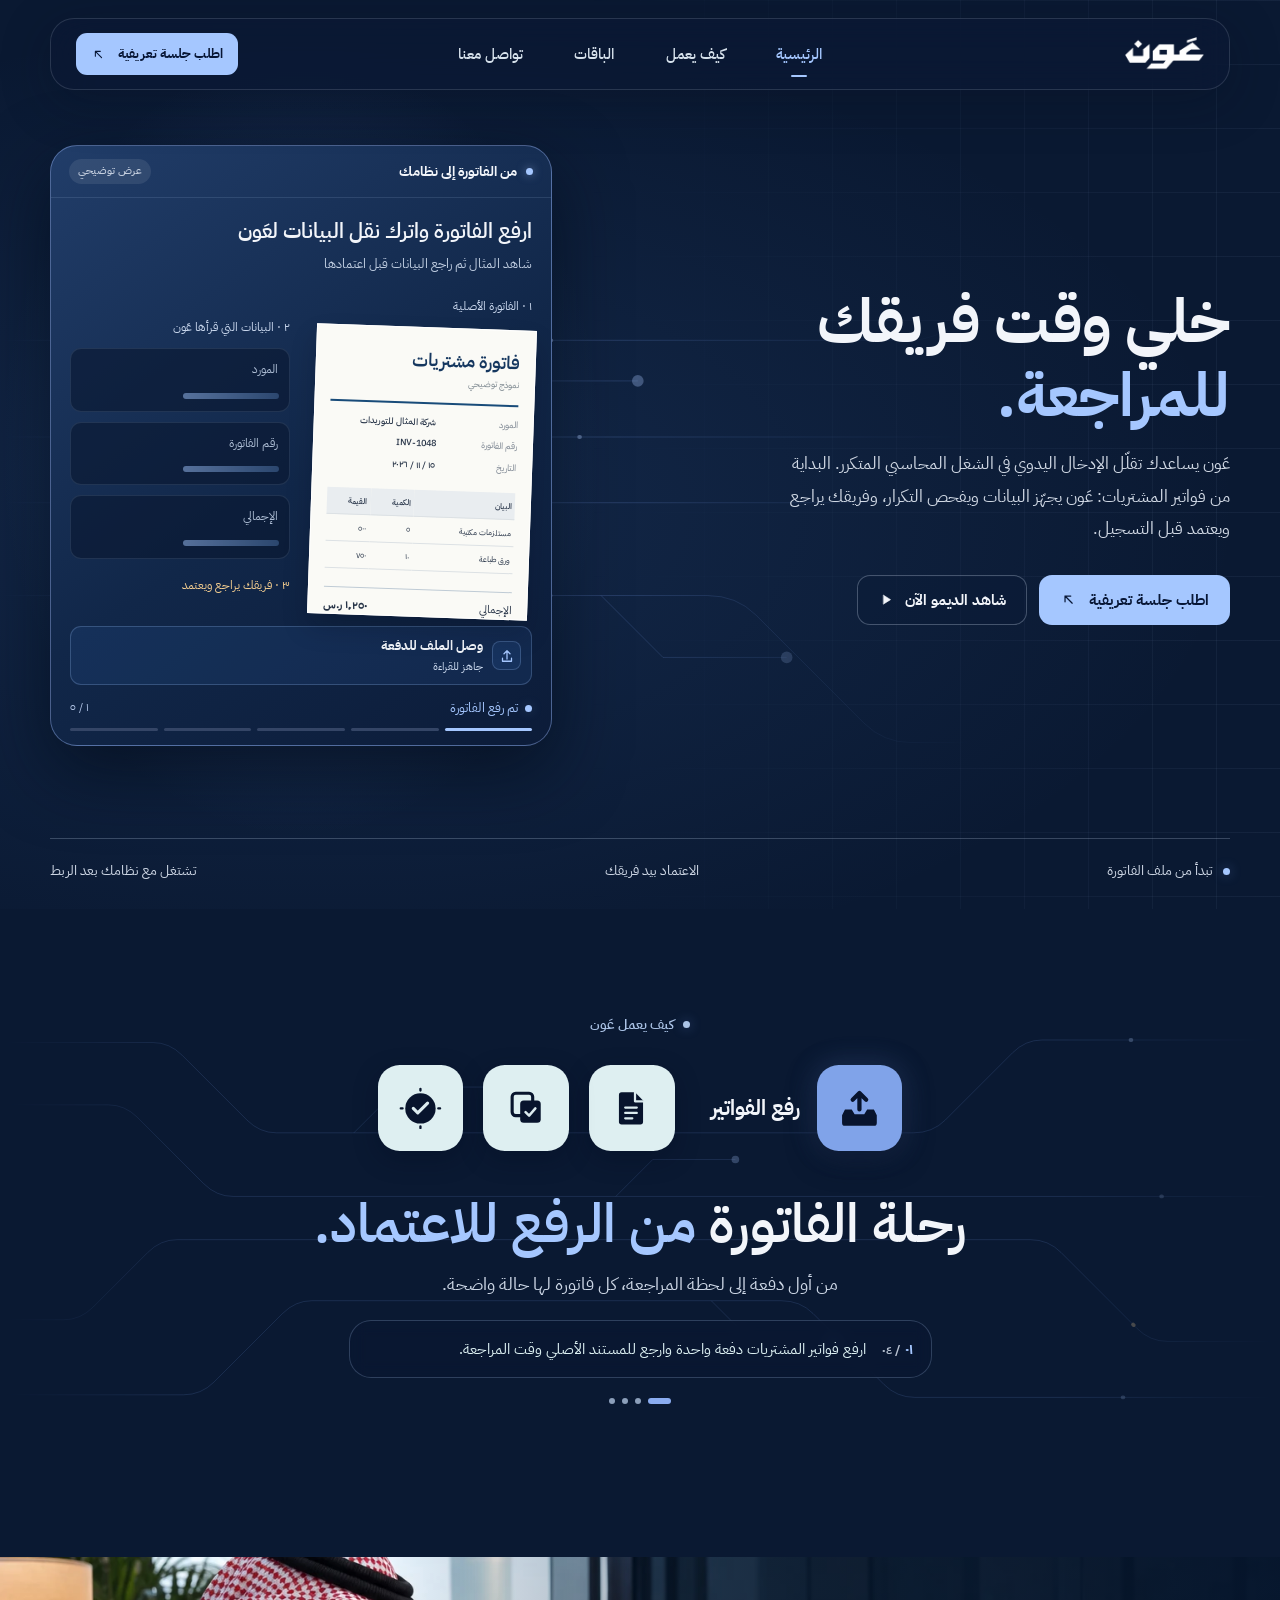
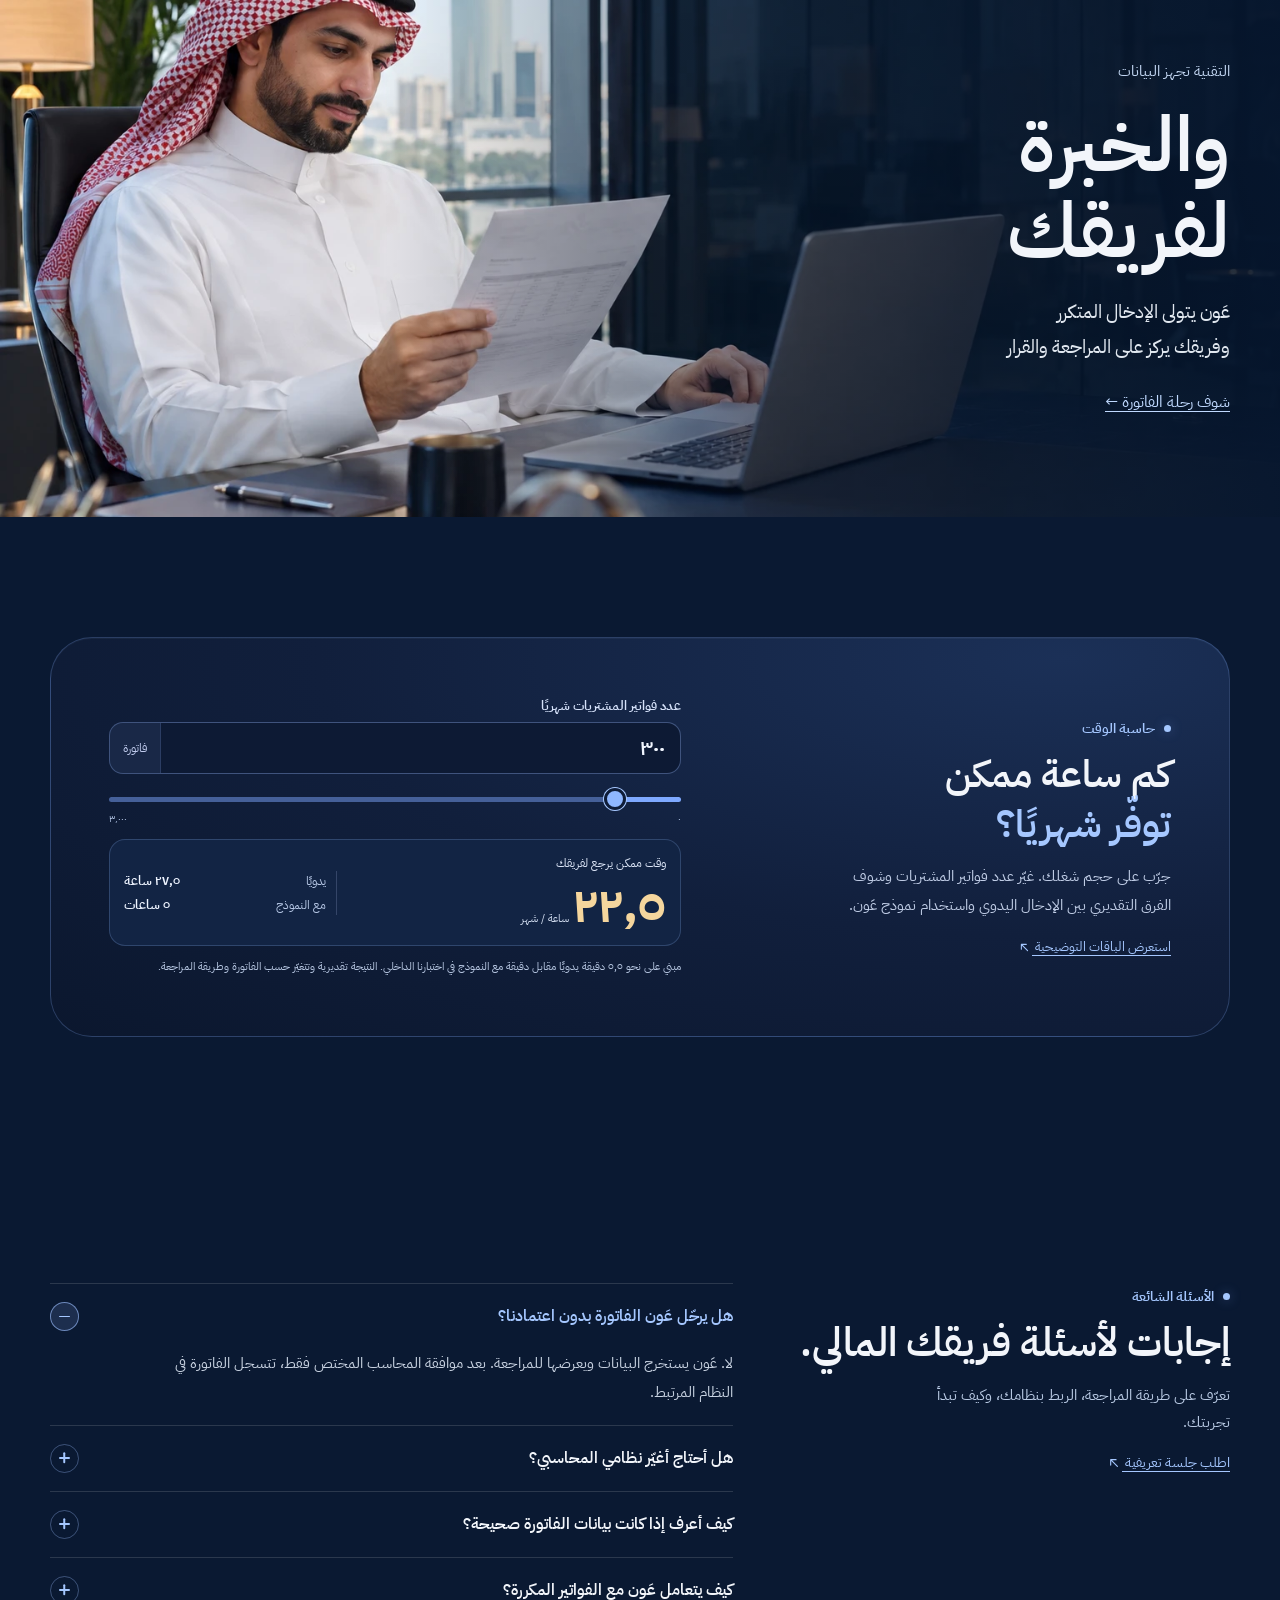
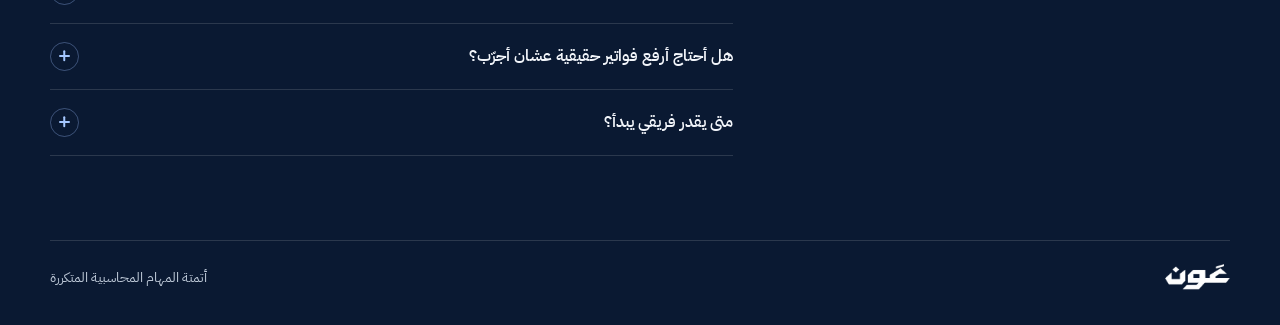
<file: index.html>
<!doctype html>
<html lang="ar" dir="rtl">
<head>
<meta charset="utf-8"><meta name="viewport" content="width=device-width, initial-scale=1">
<title>أتمتة المهام المحاسبية للشركات | عَون</title>
<meta name="description" content="عَون يساعد فرق الحسابات في السعودية على أتمتة المهام المحاسبية المتكررة، بدءًا بفواتير المشتريات.">
<meta name="theme-color" content="#101d39">
<script>
(() => {
  if(location.hash || matchMedia("(prefers-reduced-motion: reduce)").matches)return;
  const nav=performance.getEntriesByType("navigation")[0];
  if(nav?.type==="back_forward")return;
  if(nav?.type!=="reload"&&document.referrer){
    try{if(new URL(document.referrer).origin===location.origin)return;}catch{}
  }
  document.documentElement.classList.add("site-intro-active");
})();
</script>
<link rel="stylesheet" href="fonts.css"><link rel="stylesheet" href="style.css"><script src="app.js" defer></script>
</head>
<body data-page="index" id="top">
<div id="site-loader" class="site-loader" aria-hidden="true">
<div class="site-loader-fill"></div>
<div class="site-loader-stage">
<div class="site-loader-wordmark"><span></span><span></span></div>
</div>
</div>
<a class="skip" href="#main">انتقل إلى المحتوى</a>
<header class="top"><div class="wrap nav">
<a class="logo" href="index.html" aria-label="عَون، الرئيسية"><img src="wordmark.png" alt="عَون" width="87" height="37"></a>
<button class="menu icon-btn" aria-expanded="false" aria-controls="navlinks" type="button" aria-label="فتح القائمة"><svg class="ui-arrow" viewBox="0 0 24 24" aria-hidden="true"><path d="M4 7h16M4 12h16M4 17h16"/></svg></button>
<nav id="navlinks" aria-label="التنقل الرئيسي"><a href="index.html" aria-current="page">الرئيسية</a><a href="how.html">كيف يعمل</a><a href="pricing.html">الباقات</a><a href="contact.html">تواصل معنا</a></nav>
<a class="btn dark small nav-cta" href="contact.html#session">اطلب جلسة تعريفية <svg class="ui-arrow" viewBox="0 0 24 24" aria-hidden="true"><path d="M17 17 7 7m0 8V7h8"/></svg></a>
</div><div class="progress" aria-hidden="true"></div></header>
<main id="main">

<section class="hero home-hero" aria-labelledby="hero-title">
<div class="hero-atmosphere" aria-hidden="true"><svg class="data-stream" viewBox="0 0 1200 470" preserveAspectRatio="xMidYMid slice" aria-hidden="true" focusable="false"><path class="data-trace" d="M-80 105H217Q230 105 240 115L291 166Q301 176 314 176H815Q830 176 840 166L893 113Q903 103 916 103H1290"/><path class="data-pulse pulse-1" pathLength="1000" d="M-80 105H217Q230 105 240 115L291 166Q301 176 314 176H815Q830 176 840 166L893 113Q903 103 916 103H1290"/><path class="data-trace" d="M-30 154H182Q195 154 205 164L257 216Q267 226 280 226H1090Q1104 226 1114 216L1173 157Q1183 147 1198 147H1270"/><path class="data-pulse pulse-2" pathLength="1000" d="M-30 154H182Q195 154 205 164L257 216Q267 226 280 226H1090Q1104 226 1114 216L1173 157Q1183 147 1198 147H1270"/><path class="data-trace" d="M-90 323H147Q160 323 170 313L213 270Q223 260 236 260H907Q921 260 931 270L991 330Q1001 340 1015 340H1290"/><path class="data-pulse pulse-3" pathLength="1000" d="M-90 323H147Q160 323 170 313L213 270Q223 260 236 260H907Q921 260 931 270L991 330Q1001 340 1015 340H1290"/><path class="data-trace" d="M-70 382H241Q255 382 265 372L319 318Q329 308 342 308H711Q726 308 736 318L792 374Q802 384 816 384H1280"/><path class="data-pulse pulse-4" pathLength="1000" d="M-70 382H241Q255 382 265 372L319 318Q329 308 342 308H711Q726 308 736 318L792 374Q802 384 816 384H1280"/><path class="data-branch" d="M375 176l36-36h85m160 168 32 32h64M581 226l29-29h65"/><g class="data-node"><circle cx="496" cy="140" r="3"/><circle cx="752" cy="340" r="3"/><circle cx="675" cy="197" r="3"/></g></svg></div><div class="hero-grid" aria-hidden="true"></div>
<div class="wrap hero-layout">
<div class="hero-copy">

<h1 id="hero-title">خلي وقت فريقك<br><em>للمراجعة.</em></h1>
<p>عَون يساعدك تقلّل الإدخال اليدوي في الشغل المحاسبي المتكرر. البداية من فواتير المشتريات: عَون يجهّز البيانات ويفحص التكرار، وفريقك يراجع ويعتمد قبل التسجيل.</p>
<div class="actions"><a class="btn mint-btn" href="contact.html#session">اطلب جلسة تعريفية <svg class="ui-arrow" viewBox="0 0 24 24" aria-hidden="true"><path d="M17 17 7 7m0 8V7h8"/></svg></a><a class="btn ghost" href="#hero-demo" data-demo-start>شاهد الديمو الآن <svg class="ui-arrow demo-icon" viewBox="0 0 24 24" aria-hidden="true"><path d="m9 5 11 7-11 7z"/></svg></a></div>
</div>
<figure class="product-display" id="hero-demo" tabindex="-1" data-phase="upload" aria-label="عرض توضيحي لرحلة فاتورة من الرفع حتى التسجيل">
<div class="product-glow" aria-hidden="true"></div>
<div class="product-window">
  <div class="product-bar"><span><i></i> من الفاتورة إلى نظامك</span><span class="demo-chip">عرض توضيحي</span></div>
  <div class="product-content">
<div class="demo-heading"><strong>ارفع الفاتورة واترك نقل البيانات لعَون</strong><p>شاهد المثال ثم راجع البيانات قبل اعتمادها</p></div><div class="demo-comparison"><div class="demo-original"><small>١ · الفاتورة الأصلية</small><div class="invoice-paper"><div class="paper-brand"><b>فاتورة مشتريات</b><span>نموذج توضيحي</span></div><div class="paper-rule"></div><div class="paper-meta"><span>المورد</span><b>شركة المثال للتوريدات</b><span>رقم الفاتورة</span><b dir="ltr">INV-1048</b><span>التاريخ</span><b>١٥ / ١١ / ٢٠٢٦</b></div><table><thead><tr><th>البيان</th><th>الكمية</th><th>القيمة</th></tr></thead><tbody><tr><td>مستلزمات مكتبية</td><td>٥</td><td>٥٠٠</td></tr><tr><td>ورق طباعة</td><td>١٠</td><td>٧٥٠</td></tr></tbody></table><div class="paper-total"><span>الإجمالي</span><b>١٬٢٥٠ ر.س</b></div><small class="paper-foot">بيانات افتراضية للعرض فقط</small><i class="paper-scan"></i></div></div><div class="demo-extracted"><small>٢ · البيانات التي قرأها عَون</small><div class="product-details"><div><small>المورد</small><b class="demo-value">شركة المثال للتوريدات</b></div><div><small>رقم الفاتورة</small><b class="demo-value" dir="ltr">INV-1048</b></div><div><small>الإجمالي</small><b class="demo-value">١٬٢٥٠ ر.س</b></div></div><span class="human-note">٣ · فريقك يراجع ويعتمد</span></div></div>
    <div class="invoice-event">
      <span class="event-icon" aria-hidden="true"><svg viewBox="0 0 24 24" fill="none" stroke="currentColor" stroke-width="1.7" stroke-linecap="round" stroke-linejoin="round"><path id="invoice-event-mark" d="M12 16V5m-4 4 4-4 4 4M6 15v4h12v-4"/></svg></span>
      <span class="event-copy"><b id="invoice-event-title">وصل الملف للدفعة</b><small id="invoice-event-detail">جاهز للقراءة</small></span>
      <bdi class="event-code" id="invoice-event-code" dir="ltr">JE-0248</bdi>
    </div>
  </div>
  <div class="product-bottom"><div class="demo-status"><i></i><span id="demo-state">تم رفع الفاتورة</span></div><span class="invoice-stage-count" id="invoice-stage-count">١ / ٥</span></div>
  <div class="product-timeline" aria-hidden="true"><i class="done on"></i><i></i><i></i><i></i><i></i></div>
</div>
</figure>
</div>
<div class="wrap hero-bottom"><span><i></i> تبدأ من ملف الفاتورة</span><span class="hero-bottom-mid">الاعتماد بيد فريقك</span><span>تشتغل مع نظامك بعد الربط</span></div>
</section>
<section id="how" class="journey section" aria-labelledby="journey-title">
<div class="contours" aria-hidden="true"><svg class="data-stream" viewBox="0 0 1200 470" preserveAspectRatio="xMidYMid slice" aria-hidden="true" focusable="false"><path class="data-trace" d="M-80 105H217Q230 105 240 115L291 166Q301 176 314 176H815Q830 176 840 166L893 113Q903 103 916 103H1290"/><path class="data-pulse pulse-1" pathLength="1000" d="M-80 105H217Q230 105 240 115L291 166Q301 176 314 176H815Q830 176 840 166L893 113Q903 103 916 103H1290"/><path class="data-trace" d="M-30 154H182Q195 154 205 164L257 216Q267 226 280 226H1090Q1104 226 1114 216L1173 157Q1183 147 1198 147H1270"/><path class="data-pulse pulse-2" pathLength="1000" d="M-30 154H182Q195 154 205 164L257 216Q267 226 280 226H1090Q1104 226 1114 216L1173 157Q1183 147 1198 147H1270"/><path class="data-trace" d="M-90 323H147Q160 323 170 313L213 270Q223 260 236 260H907Q921 260 931 270L991 330Q1001 340 1015 340H1290"/><path class="data-pulse pulse-3" pathLength="1000" d="M-90 323H147Q160 323 170 313L213 270Q223 260 236 260H907Q921 260 931 270L991 330Q1001 340 1015 340H1290"/><path class="data-trace" d="M-70 382H241Q255 382 265 372L319 318Q329 308 342 308H711Q726 308 736 318L792 374Q802 384 816 384H1280"/><path class="data-pulse pulse-4" pathLength="1000" d="M-70 382H241Q255 382 265 372L319 318Q329 308 342 308H711Q726 308 736 318L792 374Q802 384 816 384H1280"/><path class="data-branch" d="M375 176l36-36h85m160 168 32 32h64M581 226l29-29h65"/><g class="data-node"><circle cx="496" cy="140" r="3"/><circle cx="752" cy="340" r="3"/><circle cx="675" cy="197" r="3"/></g></svg></div>
<div class="wrap journey-core">
<div class="eyebrow"><i></i> كيف يعمل عَون</div>
<div class="rail-holder">
<div class="flow-rail" id="flow-rail" role="group" aria-label="مراحل رحلة الفاتورة">
<button type="button" class="flow-button" data-stage="0" aria-pressed="true" aria-controls="flow-panel" aria-label="رفع الفواتير">
<span class="flow-icon"><svg viewBox="0 0 48 48" aria-hidden="true"><path d="M9 25h7l3 5h10l3-5h7l3 6v8c0 2-1 3-3 3H9c-2 0-3-1-3-3v-8z" fill="currentColor"/><path d="M24 25V8m-7 7 7-7 7 7" fill="none" stroke="currentColor" stroke-width="4.4" stroke-linecap="round" stroke-linejoin="round"/></svg></span><span class="flow-label"><span>رفع الفواتير</span></span></button>
<button type="button" class="flow-button" data-stage="1" aria-pressed="false" aria-controls="flow-panel" aria-label="استخراج البيانات">
<span class="flow-icon"><svg viewBox="0 0 48 48" aria-hidden="true"><path d="M13 6h15l9 9v24c0 2-1 3-3 3H13c-2 0-3-1-3-3V9c0-2 1-3 3-3z" fill="currentColor"/><path d="M28 6v10h9M17 23h13m-13 6h13m-13 6h8" fill="none" stroke="var(--icon-cut)" stroke-width="2.5" stroke-linecap="round" stroke-linejoin="round"/></svg></span><span class="flow-label"><span>استخراج البيانات</span></span></button>
<button type="button" class="flow-button" data-stage="2" aria-pressed="false" aria-controls="flow-panel" aria-label="فحص التكرار">
<span class="flow-icon"><svg viewBox="0 0 48 48" aria-hidden="true"><rect x="8" y="7" width="23" height="25" rx="4" fill="none" stroke="currentColor" stroke-width="3.5"/><rect x="17" y="15" width="23" height="25" rx="4" fill="currentColor"/><path d="m23 28 4 4 7-8" fill="none" stroke="var(--icon-cut)" stroke-width="2.8" stroke-linecap="round" stroke-linejoin="round"/></svg></span><span class="flow-label"><span>فحص التكرار</span></span></button>
<button type="button" class="flow-button" data-stage="3" aria-pressed="false" aria-controls="flow-panel" aria-label="المراجعة والاعتماد">
<span class="flow-icon"><svg viewBox="0 0 48 48" aria-hidden="true"><circle cx="24" cy="24" r="17" fill="currentColor"/><path d="m16 24 5 5 11-11" fill="none" stroke="var(--icon-cut)" stroke-width="3.5" stroke-linecap="round" stroke-linejoin="round"/><path d="M24 2v2m0 40v2M2 24h2m40 0h2" fill="none" stroke="currentColor" stroke-width="2.6" stroke-linecap="round"/></svg></span><span class="flow-label"><span>المراجعة والاعتماد</span></span></button>
</div>
</div>
<h2 id="journey-title">رحلة الفاتورة <em>من الرفع للاعتماد.</em></h2>
<p class="journey-lead">من أول دفعة إلى لحظة المراجعة، كل فاتورة لها حالة واضحة.</p>
<div class="flow-panel" id="flow-panel"><span id="flow-count">٠١ <small>/ ٠٤</small></span><p id="flow-text">ارفع فواتير المشتريات دفعة واحدة وارجع للمستند الأصلي وقت المراجعة.</p></div>
<div class="flow-controls"><div class="flow-dots" aria-hidden="true"><i class="on"></i><i></i><i></i><i></i></div></div>
</div>
</section>
<section id="results" class="photo-break" aria-labelledby="photo-title"><img src="finance-review.webp" alt="تصور لموظف سعودي يراجع فاتورة بجوار الكمبيوتر" loading="lazy" width="1536" height="1024"><div class="wrap photo-copy"><span>التقنية تجهز البيانات</span><h2 id="photo-title">والخبرة<br>لفريقك</h2><p>عَون يتولى الإدخال المتكرر<br>وفريقك يركز على المراجعة والقرار</p><a class="inline" href="how.html">شوف رحلة الفاتورة ←</a></div></section>
<section id="time-estimate" class="section wrap estimate-section" aria-labelledby="estimate-title">
<div class="estimator">
  <div class="estimate-copy">
    <p class="eyebrow"><i></i> حاسبة الوقت</p>
    <h2 id="estimate-title">كم ساعة ممكن <em>توفّر شهريًا؟</em></h2>
    <p>جرّب على حجم شغلك. غيّر عدد فواتير المشتريات وشوف الفرق التقديري بين الإدخال اليدوي واستخدام نموذج عَون.</p>
    <a class="inline" href="pricing.html">استعرض الباقات التوضيحية <svg class="ui-arrow" viewBox="0 0 24 24" aria-hidden="true"><path d="M17 17 7 7m0 8V7h8"/></svg></a>
  </div>
  <div class="estimate-ui" data-estimator>
    <label for="invoice-count">عدد فواتير المشتريات شهريًا</label>
    <div class="estimate-input"><input id="invoice-count" type="text" inputmode="numeric" value="٣٠٠" maxlength="10" autocomplete="off" aria-describedby="estimate-basis"><span>فاتورة</span></div>
    <input id="invoice-slider" type="range" min="0" max="3000" value="300" step="1" aria-label="غيّر عدد الفواتير شهريًا" aria-valuetext="٣٠٠ فاتورة">
    <div class="estimate-range" aria-hidden="true"><span>٠</span><span>٣٬٠٠٠</span></div>
    <div class="estimate-output">
      <div class="estimate-main">
        <p>وقت ممكن يرجع لفريقك</p>
        <output for="invoice-count invoice-slider" id="saved-time" aria-live="off"><strong id="estimate-saved">٢٢٫٥</strong> <span id="estimate-unit">ساعة / شهر</span></output>
      </div>
      <dl class="estimate-compare"><div><dt>يدويًا</dt><dd id="estimate-manual">٢٧٫٥ ساعة</dd></div><div><dt>مع النموذج</dt><dd id="estimate-aoun">٥ ساعات</dd></div></dl>
    </div>
    <p class="estimate-basis" id="estimate-basis">مبني على نحو ٥٫٥ دقيقة يدويًا مقابل دقيقة مع النموذج في اختبارنا الداخلي. النتيجة تقديرية وتتغيّر حسب الفاتورة وطريقة المراجعة.</p>
    <span class="sr-only" id="estimate-announcement" role="status"></span>
  </div>
</div>
</section>
<section class="wrap section next-split" aria-label="استكشف عَون">
<a class="next-card reveal" href="how.html"><span>٠١ / طريقة العمل</span><strong>شوف كل مرحلة بالتفصيل</strong><svg class="ui-arrow" viewBox="0 0 24 24" aria-hidden="true"><path d="M17 17 7 7m0 8V7h8"/></svg></a>
<a class="next-card reveal" href="pricing.html"><span>٠٢ / الباقات التوضيحية</span><strong>استعرض نماذج الباقات الثلاثة</strong><svg class="ui-arrow" viewBox="0 0 24 24" aria-hidden="true"><path d="M17 17 7 7m0 8V7h8"/></svg></a>
</section>
<section id="faq" class="wrap section faq faq-product" aria-labelledby="faq-title">
<div class="section-heading"><div class="eyebrow"><i></i> الأسئلة الشائعة</div><h2 id="faq-title">إجابات لأسئلة فريقك المالي.</h2><p>تعرّف على طريقة المراجعة، الربط بنظامك، وكيف تبدأ تجربتك.</p><a class="inline" href="contact.html#session">اطلب جلسة تعريفية <svg class="ui-arrow" viewBox="0 0 24 24" aria-hidden="true"><path d="M17 17 7 7m0 8V7h8"/></svg></a></div>
<div class="questions"><details open><summary>هل يرحّل عَون الفاتورة بدون اعتمادنا؟<span class="faq-symbol" aria-hidden="true"></span></summary><div class="faq-answer"><p>لا. عَون يستخرج البيانات ويعرضها للمراجعة. بعد موافقة المحاسب المختص فقط، تتسجل الفاتورة في النظام المرتبط.</p></div></details>
<details><summary>هل أحتاج أغيّر نظامي المحاسبي؟<span class="faq-symbol" aria-hidden="true"></span></summary><div class="faq-answer"><p>الربط المجرّب في النموذج الحالي هو مع دفترة. إذا تستخدم قيود أو أودو أو نظامًا آخر، نراجع إمكانية الربط وطريقة التسجيل معك قبل الاتفاق.</p></div></details>
<details><summary>كيف أعرف إذا كانت بيانات الفاتورة صحيحة؟<span class="faq-symbol" aria-hidden="true"></span></summary><div class="faq-answer"><p>النتيجة تعتمد على وضوح الفاتورة وتنسيقها. يراجع المحاسب البيانات المستخرجة جنب المستند الأصلي، وإذا كانت القراءة غير واضحة يقدر يطلب نسخة أوضح قبل الاعتماد.</p></div></details>
<details><summary>كيف يتعامل عَون مع الفواتير المكررة؟<span class="faq-symbol" aria-hidden="true"></span></summary><div class="faq-answer"><p>يفحص النموذج رقم الفاتورة مع الرقم الضريبي للمورد. إذا ظهر تطابق محتمل، ينبه المحاسب للمراجعة. تشابه رقم الفاتورة وحده بين موردين مختلفين لا يعني أنها مكررة.</p></div></details>
<details><summary>هل أحتاج أرفع فواتير حقيقية عشان أجرّب؟<span class="faq-symbol" aria-hidden="true"></span></summary><div class="faq-answer"><p>لا. العرض على الموقع يستخدم فاتورة افتراضية ولا يطلب منك رفع ملفات. قبل أي تجربة ببيانات شركتك، نناقش أين تُخزّن الملفات ومن يقدر يوصل لها.</p></div></details>
<details><summary>متى يقدر فريقي يبدأ؟<span class="faq-symbol" aria-hidden="true"></span></summary><div class="faq-answer"><p>بعد الجلسة التعريفية نراجع النظام المحاسبي ودورة الاعتماد، ونحدد معك خطوات الإعداد والمدة المناسبة حسب احتياج فريقك.</p></div></details></div>
</section>
</main>
<footer class="wrap footer"><a class="logo" href="index.html" aria-label="عَون، الرئيسية"><img src="wordmark.png" alt="عَون" width="87" height="37"></a><span>أتمتة المهام المحاسبية المتكررة</span></footer>

</body>
</html>
</file>
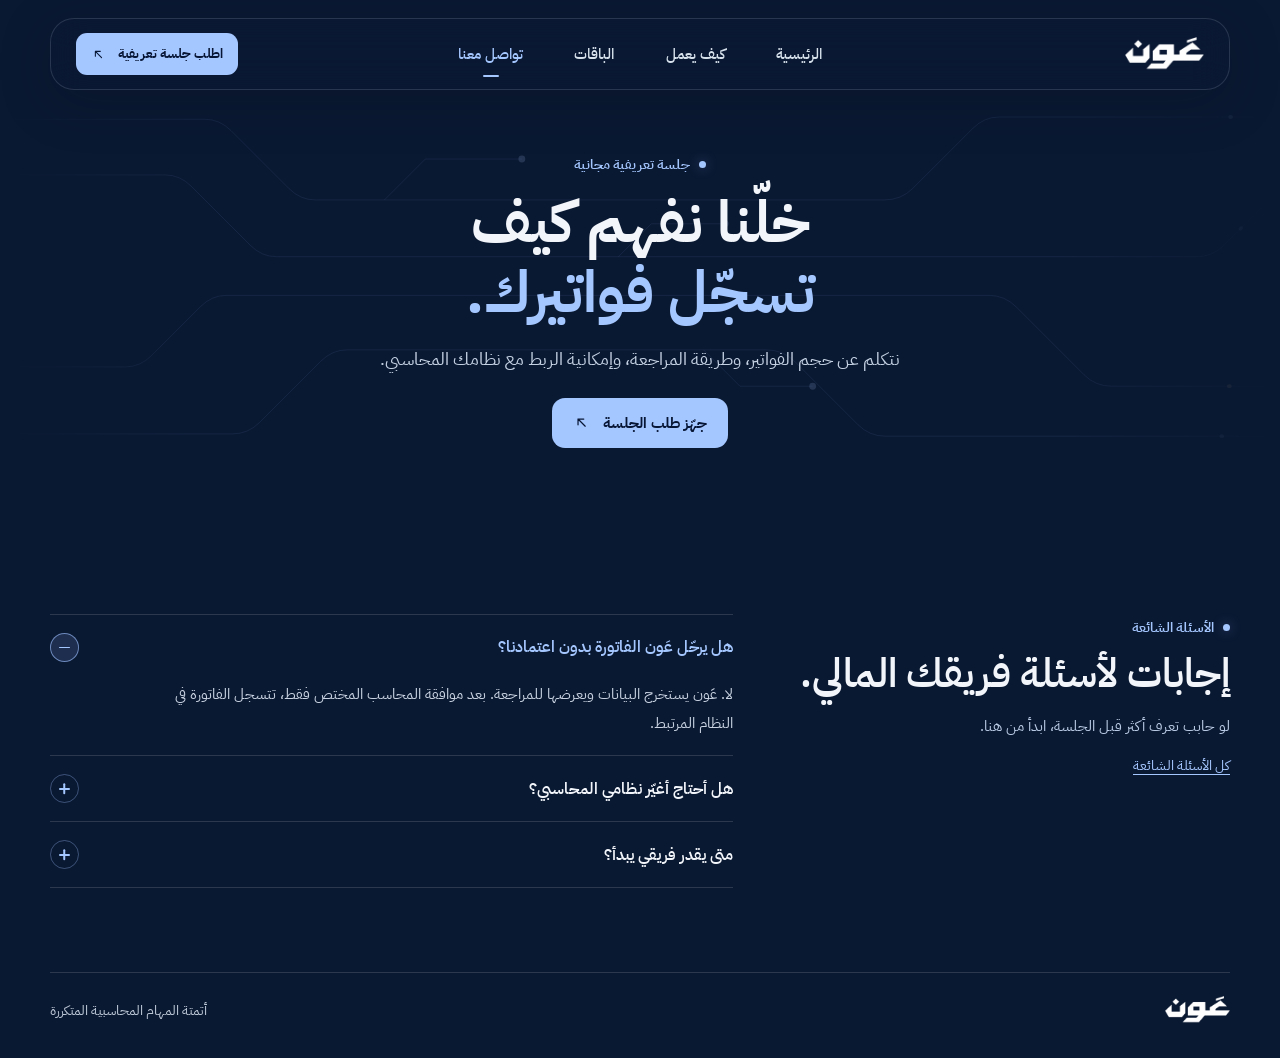
<file: contact.html>
<!doctype html>
<html lang="ar" dir="rtl">
<head>
<meta charset="utf-8"><meta name="viewport" content="width=device-width, initial-scale=1">
<title>تواصل معنا | عَون</title>
<meta name="description" content="اطلب جلسة تعريفية مجانية لاستكشاف أتمتة المهام المحاسبية مع عَون، بدءًا بفواتير المشتريات.">
<meta name="theme-color" content="#101d39">
<script>
(() => {
  if(location.hash || matchMedia("(prefers-reduced-motion: reduce)").matches)return;
  const nav=performance.getEntriesByType("navigation")[0];
  if(nav?.type==="back_forward")return;
  if(nav?.type!=="reload"&&document.referrer){
    try{if(new URL(document.referrer).origin===location.origin)return;}catch{}
  }
  document.documentElement.classList.add("site-intro-active");
})();
</script>
<link rel="stylesheet" href="fonts.css"><link rel="stylesheet" href="style.css"><script src="app.js" defer></script>
</head>
<body data-page="contact" id="top">
<div id="site-loader" class="site-loader" aria-hidden="true">
<div class="site-loader-fill"></div>
<div class="site-loader-stage">
<div class="site-loader-wordmark"><span></span><span></span></div>
</div>
</div>
<a class="skip" href="#main">انتقل إلى المحتوى</a>
<header class="top"><div class="wrap nav">
<a class="logo" href="index.html" aria-label="عَون، الرئيسية"><img src="wordmark.png" alt="عَون" width="87" height="37"></a>
<button class="menu icon-btn" aria-expanded="false" aria-controls="navlinks" type="button" aria-label="فتح القائمة"><svg class="ui-arrow" viewBox="0 0 24 24" aria-hidden="true"><path d="M4 7h16M4 12h16M4 17h16"/></svg></button>
<nav id="navlinks" aria-label="التنقل الرئيسي"><a href="index.html">الرئيسية</a><a href="how.html">كيف يعمل</a><a href="pricing.html">الباقات</a><a href="contact.html" aria-current="page">تواصل معنا</a></nav>
<a class="btn dark small nav-cta" href="contact.html#session">اطلب جلسة تعريفية <svg class="ui-arrow" viewBox="0 0 24 24" aria-hidden="true"><path d="M17 17 7 7m0 8V7h8"/></svg></a>
</div><div class="progress" aria-hidden="true"></div></header>
<main id="main">

<section id="session" class="page-intro contact-intro" aria-labelledby="contact-page-title"><div class="intro-tracks" aria-hidden="true"><svg class="data-stream" viewBox="0 0 1200 470" preserveAspectRatio="xMidYMid slice" aria-hidden="true" focusable="false"><path class="data-trace" d="M-80 105H217Q230 105 240 115L291 166Q301 176 314 176H815Q830 176 840 166L893 113Q903 103 916 103H1290"/><path class="data-pulse pulse-1" pathLength="1000" d="M-80 105H217Q230 105 240 115L291 166Q301 176 314 176H815Q830 176 840 166L893 113Q903 103 916 103H1290"/><path class="data-trace" d="M-30 154H182Q195 154 205 164L257 216Q267 226 280 226H1090Q1104 226 1114 216L1173 157Q1183 147 1198 147H1270"/><path class="data-pulse pulse-2" pathLength="1000" d="M-30 154H182Q195 154 205 164L257 216Q267 226 280 226H1090Q1104 226 1114 216L1173 157Q1183 147 1198 147H1270"/><path class="data-trace" d="M-90 323H147Q160 323 170 313L213 270Q223 260 236 260H907Q921 260 931 270L991 330Q1001 340 1015 340H1290"/><path class="data-pulse pulse-3" pathLength="1000" d="M-90 323H147Q160 323 170 313L213 270Q223 260 236 260H907Q921 260 931 270L991 330Q1001 340 1015 340H1290"/><path class="data-trace" d="M-70 382H241Q255 382 265 372L319 318Q329 308 342 308H711Q726 308 736 318L792 374Q802 384 816 384H1280"/><path class="data-pulse pulse-4" pathLength="1000" d="M-70 382H241Q255 382 265 372L319 318Q329 308 342 308H711Q726 308 736 318L792 374Q802 384 816 384H1280"/><path class="data-branch" d="M375 176l36-36h85m160 168 32 32h64M581 226l29-29h65"/><g class="data-node"><circle cx="496" cy="140" r="3"/><circle cx="752" cy="340" r="3"/><circle cx="675" cy="197" r="3"/></g></svg></div>
<div class="wrap intro-copy"><div class="eyebrow"><i></i> جلسة تعريفية مجانية</div>
<h1 id="contact-page-title">خلّنا نفهم كيف <em>تسجّل فواتيرك.</em></h1>
<p>نتكلم عن حجم الفواتير، وطريقة المراجعة، وإمكانية الربط مع نظامك المحاسبي.</p>
<button class="btn mint-btn" id="contact-open" type="button">جهّز طلب الجلسة <svg class="ui-arrow" viewBox="0 0 24 24" aria-hidden="true"><path d="M17 17 7 7m0 8V7h8"/></svg></button>
</div></section>
<section id="faq" class="wrap section faq faq-product" aria-labelledby="faq-title">
<div class="section-heading"><div class="eyebrow"><i></i> الأسئلة الشائعة</div><h2 id="faq-title">إجابات لأسئلة فريقك المالي.</h2><p>لو حابب تعرف أكثر قبل الجلسة، ابدأ من هنا.</p><a class="inline" href="index.html#faq">كل الأسئلة الشائعة</a></div>
<div class="questions"><details open><summary>هل يرحّل عَون الفاتورة بدون اعتمادنا؟<span class="faq-symbol" aria-hidden="true"></span></summary><div class="faq-answer"><p>لا. عَون يستخرج البيانات ويعرضها للمراجعة. بعد موافقة المحاسب المختص فقط، تتسجل الفاتورة في النظام المرتبط.</p></div></details>
<details><summary>هل أحتاج أغيّر نظامي المحاسبي؟<span class="faq-symbol" aria-hidden="true"></span></summary><div class="faq-answer"><p>الربط المجرّب في النموذج الحالي هو مع دفترة. إذا تستخدم قيود أو أودو أو نظامًا آخر، نراجع إمكانية الربط وطريقة التسجيل معك قبل الاتفاق.</p></div></details>
<details><summary>متى يقدر فريقي يبدأ؟<span class="faq-symbol" aria-hidden="true"></span></summary><div class="faq-answer"><p>بعد الجلسة التعريفية نراجع النظام المحاسبي ودورة الاعتماد، ونحدد معك خطوات الإعداد والمدة المناسبة حسب احتياج فريقك.</p></div></details></div>
</section>
</main>
<footer class="wrap footer"><a class="logo" href="index.html" aria-label="عَون، الرئيسية"><img src="wordmark.png" alt="عَون" width="87" height="37"></a><span>أتمتة المهام المحاسبية المتكررة</span></footer>
<dialog id="contact-dialog" aria-labelledby="contact-title">
<div class="dialog-top"><h2 id="contact-title">طلب جلسة تعريفية</h2><button id="contact-close" class="icon-btn" type="button" aria-label="إغلاق">×</button></div>
<p>انسخ رسالة الطلب ثم افتح المنشور على لينكدإن للتواصل مع مصطفى.</p>
<textarea id="offer" readonly aria-label="نص رسالة طلب الجلسة">مرحبًا مصطفى، أرغب في جلسة تعريفية عن عَون لتقييم دورة فواتير المشتريات وإمكانية ربطها بنظامنا المحاسبي.</textarea>
<div class="actions"><button class="btn dark" id="copy" type="button">انسخ الرسالة</button><a class="btn ghost" href="https://lnkd.in/p/ep67Et7S" target="_blank" rel="noopener">افتح منشور لينكدإن <svg class="ui-arrow" viewBox="0 0 24 24" aria-hidden="true"><path d="M7 17 17 7m-8 0h8v8"/></svg></a></div>
<p id="copy-status" role="status"></p>
</dialog>
</body>
</html>
</file>
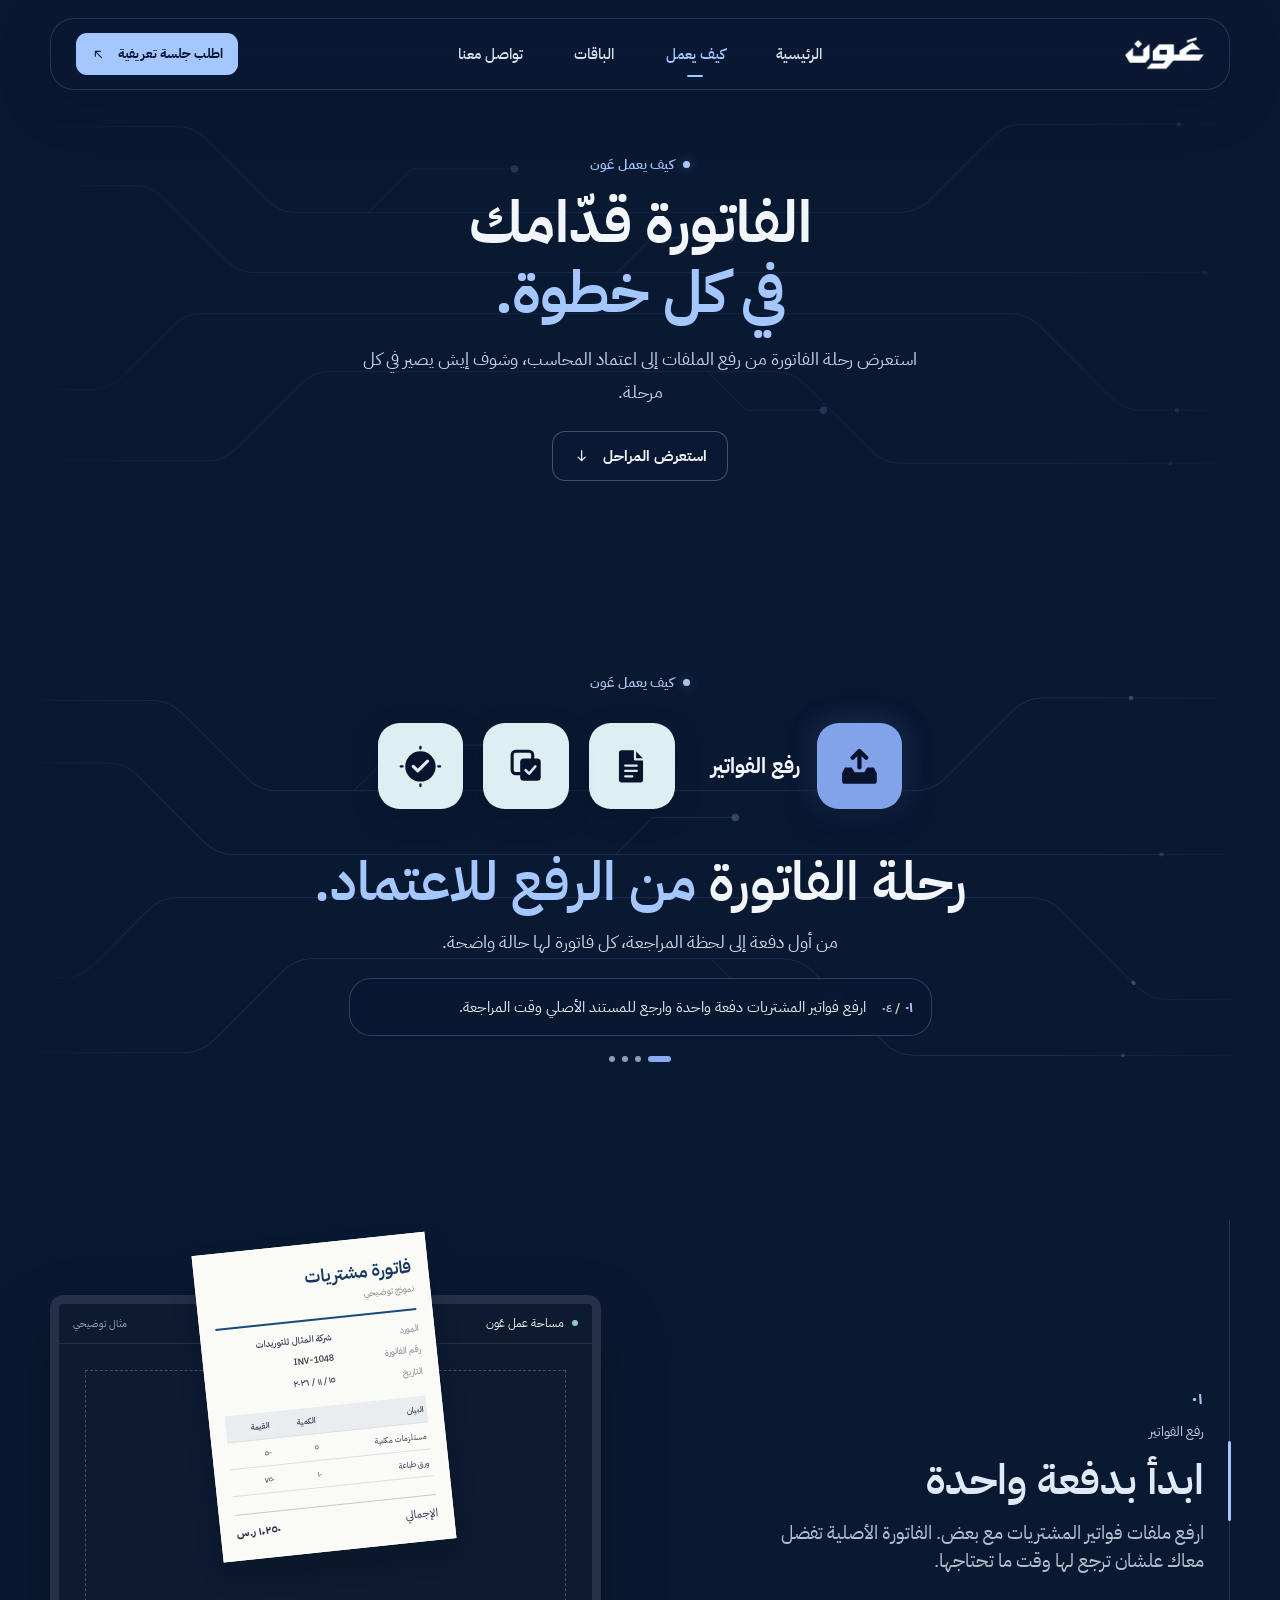
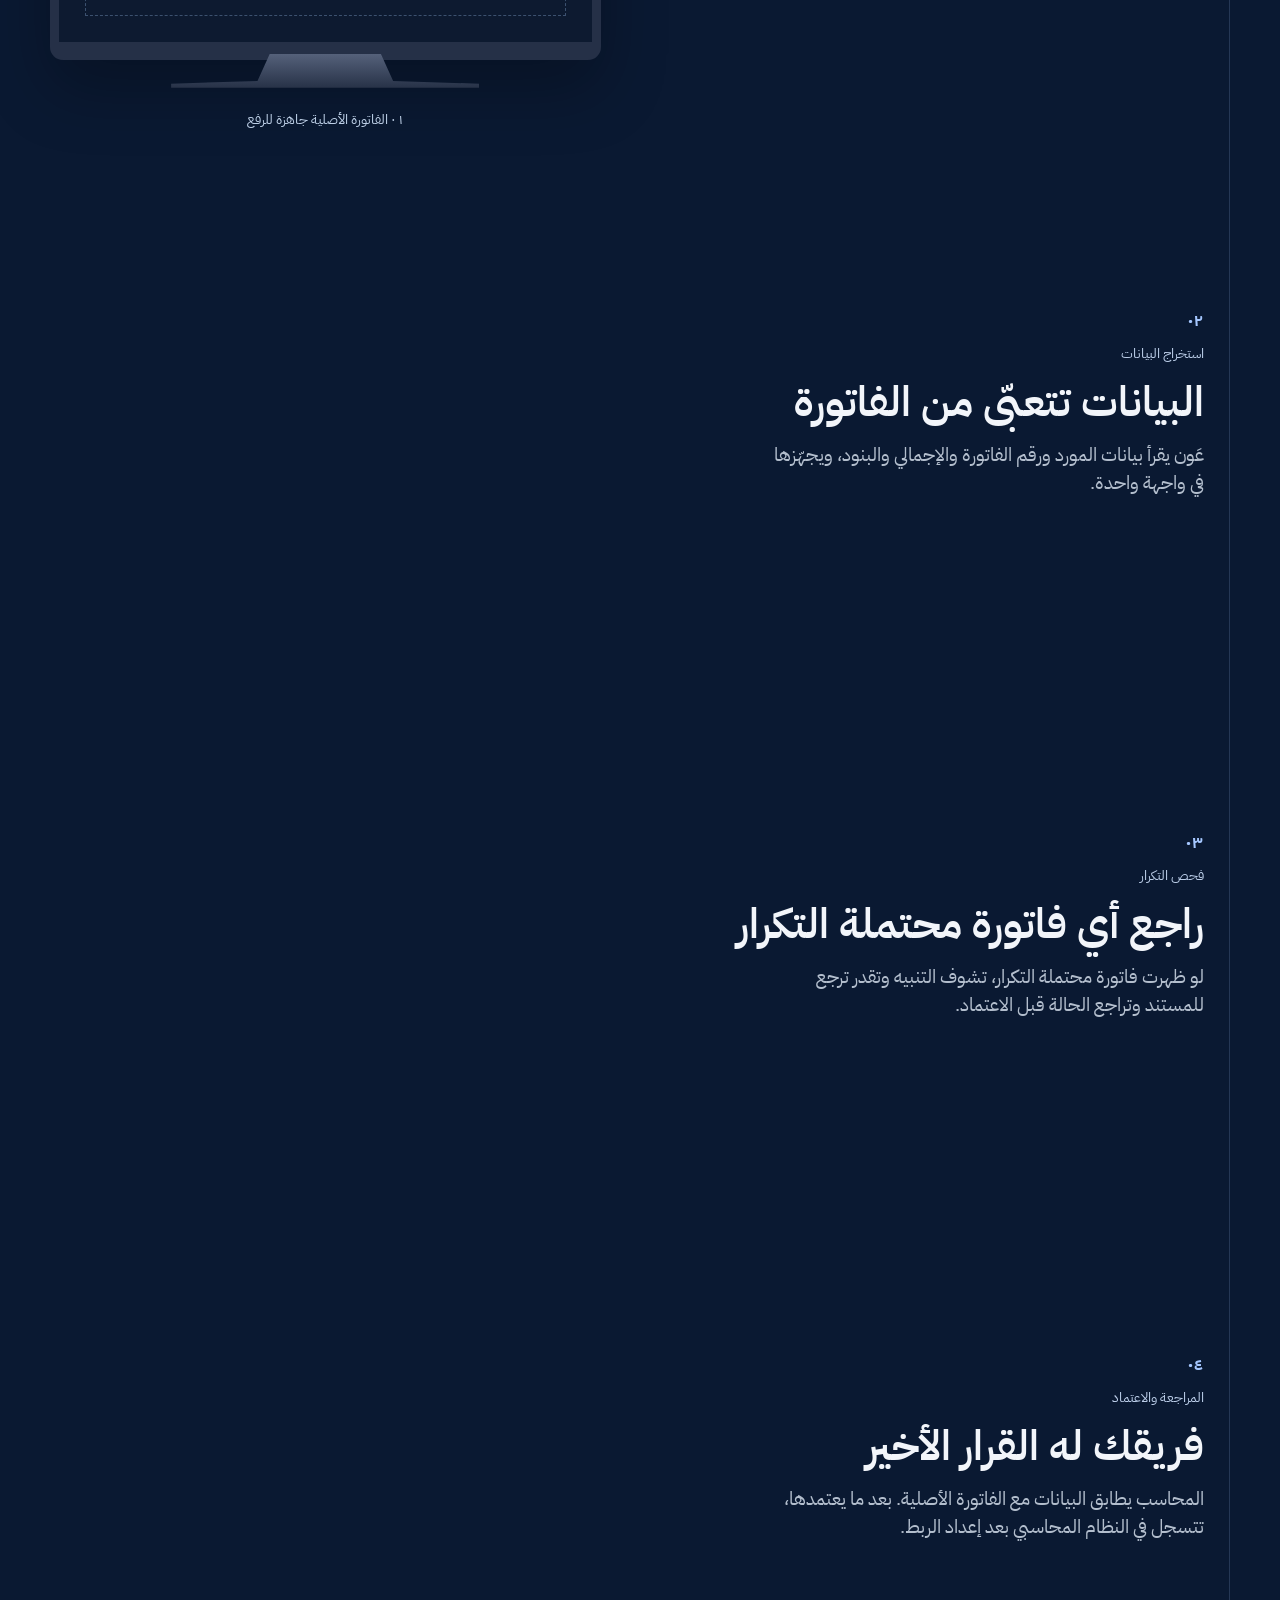
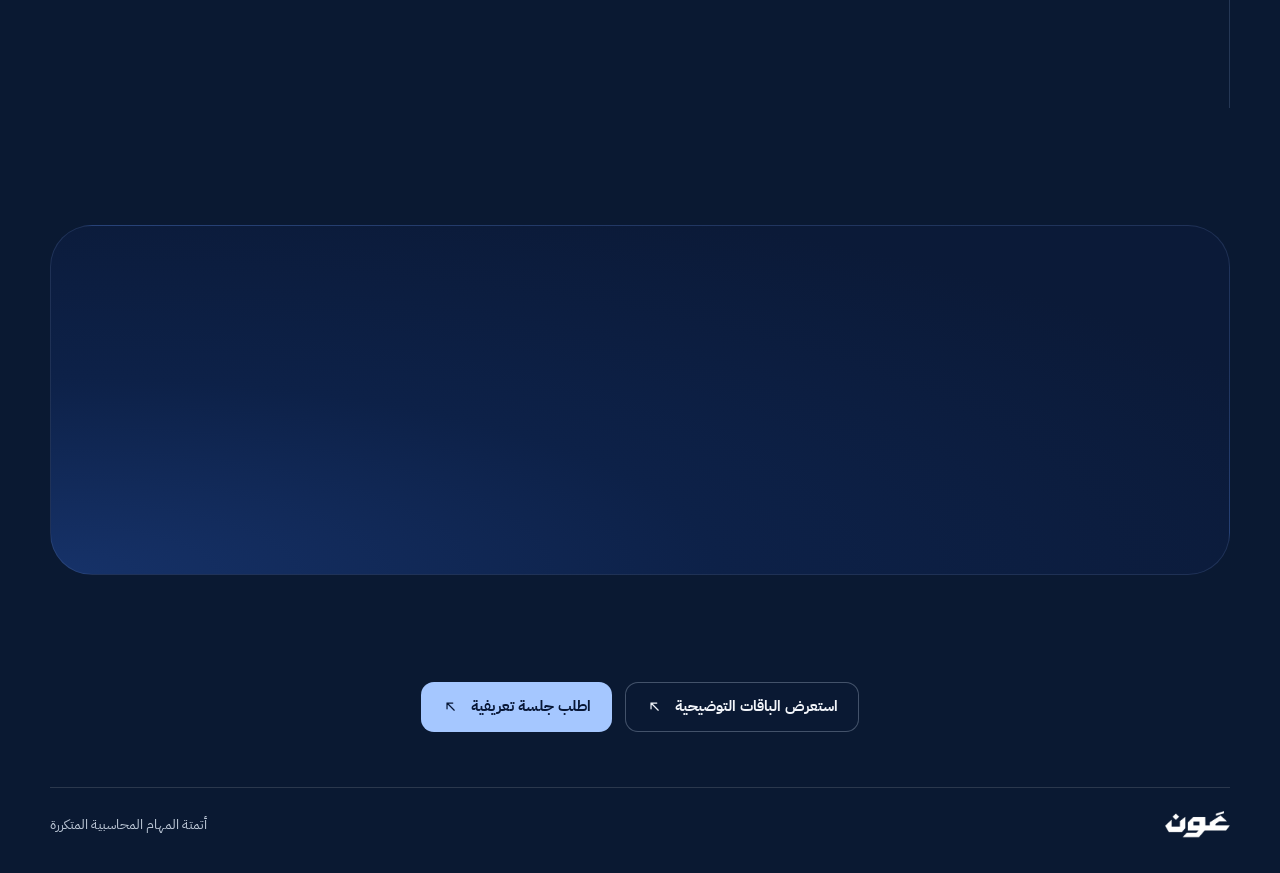
<file: how.html>
<!doctype html>
<html lang="ar" dir="rtl">
<head>
<meta charset="utf-8"><meta name="viewport" content="width=device-width, initial-scale=1">
<title>كيف يعمل عَون | عَون</title>
<meta name="description" content="استعرض مراحل رفع الفواتير واستخراج البيانات وفحص التكرار والمراجعة والاعتماد.">
<meta name="theme-color" content="#101d39">
<script>
(() => {
  if(location.hash || matchMedia("(prefers-reduced-motion: reduce)").matches)return;
  const nav=performance.getEntriesByType("navigation")[0];
  if(nav?.type==="back_forward")return;
  if(nav?.type!=="reload"&&document.referrer){
    try{if(new URL(document.referrer).origin===location.origin)return;}catch{}
  }
  document.documentElement.classList.add("site-intro-active");
})();
</script>
<link rel="stylesheet" href="fonts.css"><link rel="stylesheet" href="style.css"><script src="app.js" defer></script>
</head>
<body data-page="how" id="top">
<div id="site-loader" class="site-loader" aria-hidden="true">
<div class="site-loader-fill"></div>
<div class="site-loader-stage">
<div class="site-loader-wordmark"><span></span><span></span></div>
</div>
</div>
<a class="skip" href="#main">انتقل إلى المحتوى</a>
<header class="top"><div class="wrap nav">
<a class="logo" href="index.html" aria-label="عَون، الرئيسية"><img src="wordmark.png" alt="عَون" width="87" height="37"></a>
<button class="menu icon-btn" aria-expanded="false" aria-controls="navlinks" type="button" aria-label="فتح القائمة"><svg class="ui-arrow" viewBox="0 0 24 24" aria-hidden="true"><path d="M4 7h16M4 12h16M4 17h16"/></svg></button>
<nav id="navlinks" aria-label="التنقل الرئيسي"><a href="index.html">الرئيسية</a><a href="how.html" aria-current="page">كيف يعمل</a><a href="pricing.html">الباقات</a><a href="contact.html">تواصل معنا</a></nav>
<a class="btn dark small nav-cta" href="contact.html#session">اطلب جلسة تعريفية <svg class="ui-arrow" viewBox="0 0 24 24" aria-hidden="true"><path d="M17 17 7 7m0 8V7h8"/></svg></a>
</div><div class="progress" aria-hidden="true"></div></header>
<main id="main">

<section class="page-intro" aria-labelledby="how-title">
<div class="intro-tracks" aria-hidden="true"><svg class="data-stream" viewBox="0 0 1200 470" preserveAspectRatio="xMidYMid slice" aria-hidden="true" focusable="false"><path class="data-trace" d="M-80 105H217Q230 105 240 115L291 166Q301 176 314 176H815Q830 176 840 166L893 113Q903 103 916 103H1290"/><path class="data-pulse pulse-1" pathLength="1000" d="M-80 105H217Q230 105 240 115L291 166Q301 176 314 176H815Q830 176 840 166L893 113Q903 103 916 103H1290"/><path class="data-trace" d="M-30 154H182Q195 154 205 164L257 216Q267 226 280 226H1090Q1104 226 1114 216L1173 157Q1183 147 1198 147H1270"/><path class="data-pulse pulse-2" pathLength="1000" d="M-30 154H182Q195 154 205 164L257 216Q267 226 280 226H1090Q1104 226 1114 216L1173 157Q1183 147 1198 147H1270"/><path class="data-trace" d="M-90 323H147Q160 323 170 313L213 270Q223 260 236 260H907Q921 260 931 270L991 330Q1001 340 1015 340H1290"/><path class="data-pulse pulse-3" pathLength="1000" d="M-90 323H147Q160 323 170 313L213 270Q223 260 236 260H907Q921 260 931 270L991 330Q1001 340 1015 340H1290"/><path class="data-trace" d="M-70 382H241Q255 382 265 372L319 318Q329 308 342 308H711Q726 308 736 318L792 374Q802 384 816 384H1280"/><path class="data-pulse pulse-4" pathLength="1000" d="M-70 382H241Q255 382 265 372L319 318Q329 308 342 308H711Q726 308 736 318L792 374Q802 384 816 384H1280"/><path class="data-branch" d="M375 176l36-36h85m160 168 32 32h64M581 226l29-29h65"/><g class="data-node"><circle cx="496" cy="140" r="3"/><circle cx="752" cy="340" r="3"/><circle cx="675" cy="197" r="3"/></g></svg></div>
<div class="wrap intro-copy"><div class="eyebrow"><i></i> كيف يعمل عَون</div>
<h1 id="how-title">الفاتورة قدّامك<br> <em>في كل خطوة.</em></h1>
<p>استعرض رحلة الفاتورة من رفع الملفات إلى اعتماد المحاسب، وشوف إيش يصير في كل مرحلة.</p>
<a class="btn ghost" href="#story">استعرض المراحل <svg class="ui-arrow" viewBox="0 0 24 24" aria-hidden="true"><path d="M12 5v14m-5-5 5 5 5-5"/></svg></a>
</div>
</section>
<section id="how" class="journey section" aria-labelledby="journey-title">
<div class="contours" aria-hidden="true"><svg class="data-stream" viewBox="0 0 1200 470" preserveAspectRatio="xMidYMid slice" aria-hidden="true" focusable="false"><path class="data-trace" d="M-80 105H217Q230 105 240 115L291 166Q301 176 314 176H815Q830 176 840 166L893 113Q903 103 916 103H1290"/><path class="data-pulse pulse-1" pathLength="1000" d="M-80 105H217Q230 105 240 115L291 166Q301 176 314 176H815Q830 176 840 166L893 113Q903 103 916 103H1290"/><path class="data-trace" d="M-30 154H182Q195 154 205 164L257 216Q267 226 280 226H1090Q1104 226 1114 216L1173 157Q1183 147 1198 147H1270"/><path class="data-pulse pulse-2" pathLength="1000" d="M-30 154H182Q195 154 205 164L257 216Q267 226 280 226H1090Q1104 226 1114 216L1173 157Q1183 147 1198 147H1270"/><path class="data-trace" d="M-90 323H147Q160 323 170 313L213 270Q223 260 236 260H907Q921 260 931 270L991 330Q1001 340 1015 340H1290"/><path class="data-pulse pulse-3" pathLength="1000" d="M-90 323H147Q160 323 170 313L213 270Q223 260 236 260H907Q921 260 931 270L991 330Q1001 340 1015 340H1290"/><path class="data-trace" d="M-70 382H241Q255 382 265 372L319 318Q329 308 342 308H711Q726 308 736 318L792 374Q802 384 816 384H1280"/><path class="data-pulse pulse-4" pathLength="1000" d="M-70 382H241Q255 382 265 372L319 318Q329 308 342 308H711Q726 308 736 318L792 374Q802 384 816 384H1280"/><path class="data-branch" d="M375 176l36-36h85m160 168 32 32h64M581 226l29-29h65"/><g class="data-node"><circle cx="496" cy="140" r="3"/><circle cx="752" cy="340" r="3"/><circle cx="675" cy="197" r="3"/></g></svg></div>
<div class="wrap journey-core">
<div class="eyebrow"><i></i> كيف يعمل عَون</div>
<div class="rail-holder">
<div class="flow-rail" id="flow-rail" role="group" aria-label="مراحل رحلة الفاتورة">
<button type="button" class="flow-button" data-stage="0" aria-pressed="true" aria-controls="flow-panel" aria-label="رفع الفواتير">
<span class="flow-icon"><svg viewBox="0 0 48 48" aria-hidden="true"><path d="M9 25h7l3 5h10l3-5h7l3 6v8c0 2-1 3-3 3H9c-2 0-3-1-3-3v-8z" fill="currentColor"/><path d="M24 25V8m-7 7 7-7 7 7" fill="none" stroke="currentColor" stroke-width="4.4" stroke-linecap="round" stroke-linejoin="round"/></svg></span><span class="flow-label"><span>رفع الفواتير</span></span></button>
<button type="button" class="flow-button" data-stage="1" aria-pressed="false" aria-controls="flow-panel" aria-label="استخراج البيانات">
<span class="flow-icon"><svg viewBox="0 0 48 48" aria-hidden="true"><path d="M13 6h15l9 9v24c0 2-1 3-3 3H13c-2 0-3-1-3-3V9c0-2 1-3 3-3z" fill="currentColor"/><path d="M28 6v10h9M17 23h13m-13 6h13m-13 6h8" fill="none" stroke="var(--icon-cut)" stroke-width="2.5" stroke-linecap="round" stroke-linejoin="round"/></svg></span><span class="flow-label"><span>استخراج البيانات</span></span></button>
<button type="button" class="flow-button" data-stage="2" aria-pressed="false" aria-controls="flow-panel" aria-label="فحص التكرار">
<span class="flow-icon"><svg viewBox="0 0 48 48" aria-hidden="true"><rect x="8" y="7" width="23" height="25" rx="4" fill="none" stroke="currentColor" stroke-width="3.5"/><rect x="17" y="15" width="23" height="25" rx="4" fill="currentColor"/><path d="m23 28 4 4 7-8" fill="none" stroke="var(--icon-cut)" stroke-width="2.8" stroke-linecap="round" stroke-linejoin="round"/></svg></span><span class="flow-label"><span>فحص التكرار</span></span></button>
<button type="button" class="flow-button" data-stage="3" aria-pressed="false" aria-controls="flow-panel" aria-label="المراجعة والاعتماد">
<span class="flow-icon"><svg viewBox="0 0 48 48" aria-hidden="true"><circle cx="24" cy="24" r="17" fill="currentColor"/><path d="m16 24 5 5 11-11" fill="none" stroke="var(--icon-cut)" stroke-width="3.5" stroke-linecap="round" stroke-linejoin="round"/><path d="M24 2v2m0 40v2M2 24h2m40 0h2" fill="none" stroke="currentColor" stroke-width="2.6" stroke-linecap="round"/></svg></span><span class="flow-label"><span>المراجعة والاعتماد</span></span></button>
</div>
</div>
<h2 id="journey-title">رحلة الفاتورة <em>من الرفع للاعتماد.</em></h2>
<p class="journey-lead">من أول دفعة إلى لحظة المراجعة، كل فاتورة لها حالة واضحة.</p>
<div class="flow-panel" id="flow-panel"><span id="flow-count">٠١ <small>/ ٠٤</small></span><p id="flow-text">ارفع فواتير المشتريات دفعة واحدة وارجع للمستند الأصلي وقت المراجعة.</p></div>
<div class="flow-controls"><div class="flow-dots" aria-hidden="true"><i class="on"></i><i></i><i></i><i></i></div></div>
</div>
</section>
<section id="story" class="wrap scroll-story" aria-label="رحلة الفاتورة خطوة بخطوة">
 <div class="story-preview" aria-label="معاينة حالة الفاتورة">
<div class="invoice-journey" data-invoice-scene="0"><div class="device-monitor"><div class="monitor-toolbar"><i></i><span>مساحة عمل عَون</span><small>مثال توضيحي</small></div><div class="monitor-body"><div class="monitor-empty">ارفع فاتورتك هنا<span>PDF أو صورة</span></div><div class="monitor-data"><small>بيانات الفاتورة</small><b>شركة المثال للتوريدات</b><dl><dt>رقم الفاتورة</dt><dd>INV-1048</dd><dt>الإجمالي</dt><dd>١٬٢٥٠ ر.س</dd></dl><div class="monitor-status">جاهزة للمراجعة</div><div class="approval-label">الاعتماد بيد فريقك</div></div></div></div><div class="monitor-foot"></div><div class="moving-invoice"><div class="invoice-paper"><div class="paper-brand"><b>فاتورة مشتريات</b><span>نموذج توضيحي</span></div><div class="paper-rule"></div><div class="paper-meta"><span>المورد</span><b>شركة المثال للتوريدات</b><span>رقم الفاتورة</span><b dir="ltr">INV-1048</b><span>التاريخ</span><b>١٥ / ١١ / ٢٠٢٦</b></div><table><thead><tr><th>البيان</th><th>الكمية</th><th>القيمة</th></tr></thead><tbody><tr><td>مستلزمات مكتبية</td><td>٥</td><td>٥٠٠</td></tr><tr><td>ورق طباعة</td><td>١٠</td><td>٧٥٠</td></tr></tbody></table><div class="paper-total"><span>الإجمالي</span><b>١٬٢٥٠ ر.س</b></div><small class="paper-foot">بيانات افتراضية للعرض فقط</small><i class="paper-scan"></i></div></div><div class="scene-caption" aria-live="off">من ملف الفاتورة إلى مساحة العمل</div></div>
 </div>
 <div class="story-steps"><article class="story-step is-active" data-story-step="0">
<span class="step-index">٠١</span><p>رفع الفواتير</p><h2>ابدأ بدفعة واحدة</h2><p>ارفع ملفات فواتير المشتريات مع بعض. الفاتورة الأصلية تفضل معاك علشان ترجع لها وقت ما تحتاجها.</p>
</article><article class="story-step" data-story-step="1">
<span class="step-index">٠٢</span><p>استخراج البيانات</p><h2>البيانات تتعبّى من الفاتورة</h2><p>عَون يقرأ بيانات المورد ورقم الفاتورة والإجمالي والبنود، ويجهّزها في واجهة واحدة.</p>
</article><article class="story-step" data-story-step="2">
<span class="step-index">٠٣</span><p>فحص التكرار</p><h2>راجع أي فاتورة محتملة التكرار</h2><p>لو ظهرت فاتورة محتملة التكرار، تشوف التنبيه وتقدر ترجع للمستند وتراجع الحالة قبل الاعتماد.</p>
</article><article class="story-step" data-story-step="3">
<span class="step-index">٠٤</span><p>المراجعة والاعتماد</p><h2>فريقك له القرار الأخير</h2><p>المحاسب يطابق البيانات مع الفاتورة الأصلية. بعد ما يعتمدها، تتسجل في النظام المحاسبي بعد إعداد الربط.</p>
</article></div>
</section>
<section id="results" class="results section"><div class="wrap evidence">
<div class="proof-copy reveal"><div class="eyebrow"><i></i> من تجربتنا الداخلية</div><h2>وقت أقل في التسجيل،<br>ووقت أكبر للمراجعة.</h2><div class="metrics"><div><small>إدخال يدوي</small><strong>٥–٦ <span>دقائق</span></strong></div><span class="arr" aria-hidden="true">←</span><div><small>باستخدام عَون</small><strong class="mint">حوالي دقيقة</strong></div></div><p>المقارنة تخص وقت تسجيل الفاتورة في التجربة الداخلية. المدة تختلف حسب بيانات الفاتورة وطريقة المراجعة.</p><a class="inline" href="https://lnkd.in/p/ep67Et7S" target="_blank" rel="noopener">شاهد التجربة على لينكدإن <svg class="ui-arrow" viewBox="0 0 24 24" aria-hidden="true"><path d="M7 17 17 7m-8 0h8v8"/></svg></a></div>
</div></section>
<div class="wrap action-strip"><a class="btn ghost" href="pricing.html">استعرض الباقات التوضيحية <svg class="ui-arrow" viewBox="0 0 24 24" aria-hidden="true"><path d="M17 17 7 7m0 8V7h8"/></svg></a><a class="btn mint-btn" href="contact.html#session">اطلب جلسة تعريفية <svg class="ui-arrow" viewBox="0 0 24 24" aria-hidden="true"><path d="M17 17 7 7m0 8V7h8"/></svg></a></div>
</main>
<footer class="wrap footer"><a class="logo" href="index.html" aria-label="عَون، الرئيسية"><img src="wordmark.png" alt="عَون" width="87" height="37"></a><span>أتمتة المهام المحاسبية المتكررة</span></footer>

</body>
</html>
</file>
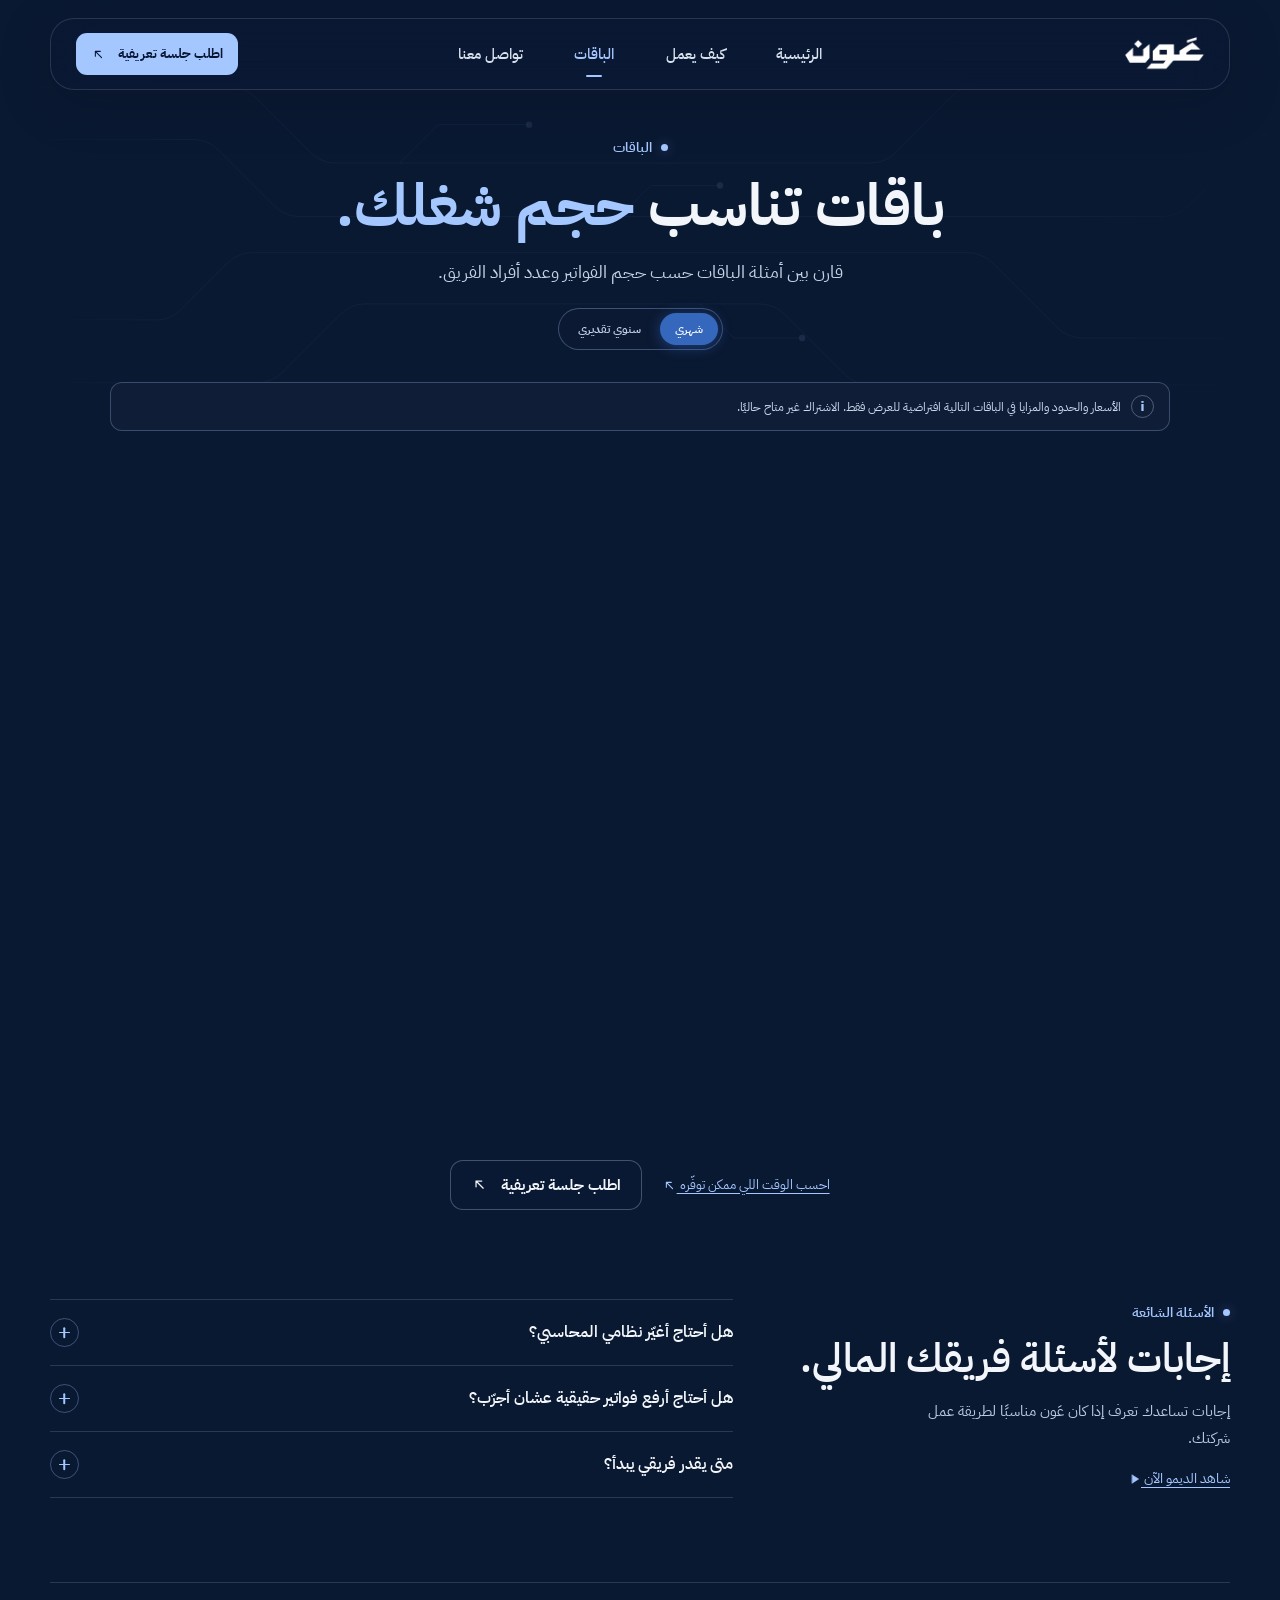
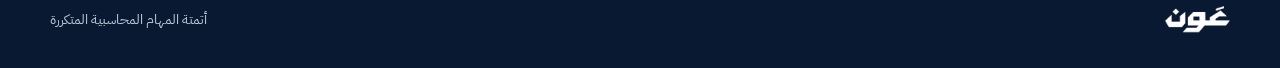
<file: pricing.html>
<!doctype html>
<html lang="ar" dir="rtl">
<head>
<meta charset="utf-8"><meta name="viewport" content="width=device-width, initial-scale=1">
<title>الباقات التوضيحية | عَون</title>
<meta name="description" content="ثلاث باقات توضيحية لخدمة عَون بأرقام ومزايا افتراضية للعرض فقط.">
<meta name="theme-color" content="#101d39">
<script>
(() => {
  if(location.hash || matchMedia("(prefers-reduced-motion: reduce)").matches)return;
  const nav=performance.getEntriesByType("navigation")[0];
  if(nav?.type==="back_forward")return;
  if(nav?.type!=="reload"&&document.referrer){
    try{if(new URL(document.referrer).origin===location.origin)return;}catch{}
  }
  document.documentElement.classList.add("site-intro-active");
})();
</script>
<link rel="stylesheet" href="fonts.css"><link rel="stylesheet" href="style.css"><script src="app.js" defer></script>
</head>
<body data-page="pricing" id="top">
<div id="site-loader" class="site-loader" aria-hidden="true">
<div class="site-loader-fill"></div>
<div class="site-loader-stage">
<div class="site-loader-wordmark"><span></span><span></span></div>
</div>
</div>
<a class="skip" href="#main">انتقل إلى المحتوى</a>
<header class="top"><div class="wrap nav">
<a class="logo" href="index.html" aria-label="عَون، الرئيسية"><img src="wordmark.png" alt="عَون" width="87" height="37"></a>
<button class="menu icon-btn" aria-expanded="false" aria-controls="navlinks" type="button" aria-label="فتح القائمة"><svg class="ui-arrow" viewBox="0 0 24 24" aria-hidden="true"><path d="M4 7h16M4 12h16M4 17h16"/></svg></button>
<nav id="navlinks" aria-label="التنقل الرئيسي"><a href="index.html">الرئيسية</a><a href="how.html">كيف يعمل</a><a href="pricing.html" aria-current="page">الباقات</a><a href="contact.html">تواصل معنا</a></nav>
<a class="btn dark small nav-cta" href="contact.html#session">اطلب جلسة تعريفية <svg class="ui-arrow" viewBox="0 0 24 24" aria-hidden="true"><path d="M17 17 7 7m0 8V7h8"/></svg></a>
</div><div class="progress" aria-hidden="true"></div></header>
<main id="main">

<section class="page-intro pricing-intro" aria-labelledby="pricing-title"><div class="intro-tracks" aria-hidden="true"><svg class="data-stream" viewBox="0 0 1200 470" preserveAspectRatio="xMidYMid slice" aria-hidden="true" focusable="false"><path class="data-trace" d="M-80 105H217Q230 105 240 115L291 166Q301 176 314 176H815Q830 176 840 166L893 113Q903 103 916 103H1290"/><path class="data-pulse pulse-1" pathLength="1000" d="M-80 105H217Q230 105 240 115L291 166Q301 176 314 176H815Q830 176 840 166L893 113Q903 103 916 103H1290"/><path class="data-trace" d="M-30 154H182Q195 154 205 164L257 216Q267 226 280 226H1090Q1104 226 1114 216L1173 157Q1183 147 1198 147H1270"/><path class="data-pulse pulse-2" pathLength="1000" d="M-30 154H182Q195 154 205 164L257 216Q267 226 280 226H1090Q1104 226 1114 216L1173 157Q1183 147 1198 147H1270"/><path class="data-trace" d="M-90 323H147Q160 323 170 313L213 270Q223 260 236 260H907Q921 260 931 270L991 330Q1001 340 1015 340H1290"/><path class="data-pulse pulse-3" pathLength="1000" d="M-90 323H147Q160 323 170 313L213 270Q223 260 236 260H907Q921 260 931 270L991 330Q1001 340 1015 340H1290"/><path class="data-trace" d="M-70 382H241Q255 382 265 372L319 318Q329 308 342 308H711Q726 308 736 318L792 374Q802 384 816 384H1280"/><path class="data-pulse pulse-4" pathLength="1000" d="M-70 382H241Q255 382 265 372L319 318Q329 308 342 308H711Q726 308 736 318L792 374Q802 384 816 384H1280"/><path class="data-branch" d="M375 176l36-36h85m160 168 32 32h64M581 226l29-29h65"/><g class="data-node"><circle cx="496" cy="140" r="3"/><circle cx="752" cy="340" r="3"/><circle cx="675" cy="197" r="3"/></g></svg></div>
<div class="wrap intro-copy"><div class="eyebrow"><i></i> الباقات</div>
<h1 id="pricing-title">باقات تناسب <em>حجم شغلك.</em></h1>
<p>قارن بين أمثلة الباقات حسب حجم الفواتير وعدد أفراد الفريق.</p>
<div class="billing-choice" role="group" aria-label="طريقة عرض السعر" hidden>
<button type="button" data-billing="monthly" aria-pressed="true">شهري</button>
<button type="button" data-billing="annual" aria-pressed="false">سنوي تقديري</button>
</div></div>
</section>
<section class="wrap pricing-grid" aria-label="نماذج الباقات">
<p class="pricing-note"><span aria-hidden="true">i</span> الأسعار والحدود والمزايا في الباقات التالية افتراضية للعرض فقط. الاشتراك غير متاح حاليًا.</p>
<article class="plan-card reveal">
<div class="plan-kicker"><span>٠١ / نموذج باقة</span></div>
<h2>بداية</h2><p>لفريق صغير يبدأ بدورة فواتير واحدة</p>
<div class="plan-price"><strong>٢٤٩</strong><span>ر.س / شهر</span></div>
<button class="btn ghost" data-plan="بداية" data-price="249" type="button">معاينة الباقة <svg class="ui-arrow" viewBox="0 0 24 24" aria-hidden="true"><path d="M17 17 7 7m0 8V7h8"/></svg></button>
<ul><li>٨٠ فاتورة شهريًا</li><li>حساب مستخدم واحد</li><li>استخراج بيانات ومراجعة أساسية</li></ul>
</article><article class="plan-card plan-feature reveal">
<div class="plan-kicker"><span>٠٢ / نموذج باقة</span><span class="plan-tag">لفرق الحسابات</span></div>
<h2>فريق</h2><p>لفريق حسابات يتعامل مع فواتير يومية</p>
<div class="plan-price"><strong>٥٩٩</strong><span>ر.س / شهر</span></div>
<button class="btn mint-btn" data-plan="فريق" data-price="599" type="button">معاينة الباقة <svg class="ui-arrow" viewBox="0 0 24 24" aria-hidden="true"><path d="M17 17 7 7m0 8V7h8"/></svg></button>
<ul><li>٣٠٠ فاتورة شهريًا</li><li>٣ حسابات للمستخدمين</li><li>فحص التكرار وسجل للعمليات</li></ul>
</article><article class="plan-card reveal">
<div class="plan-kicker"><span>٠٣ / نموذج باقة</span></div>
<h2>أعمال</h2><p>لشركة عندها حجم أكبر وأكثر من جهة اعتماد</p>
<div class="plan-price"><strong>١٬١٩٩</strong><span>ر.س / شهر</span></div>
<button class="btn ghost" data-plan="أعمال" data-price="1199" type="button">معاينة الباقة <svg class="ui-arrow" viewBox="0 0 24 24" aria-hidden="true"><path d="M17 17 7 7m0 8V7h8"/></svg></button>
<ul><li>٨٠٠ فاتورة شهريًا</li><li>٨ حسابات للمستخدمين</li><li>مسارات اعتماد متعددة وتقارير شهرية</li></ul>
</article>
</section>
<p class="wrap billing-note" id="billing-note" aria-live="polite"></p>
<div class="wrap action-strip pricing-actions"><a class="inline" href="index.html#time-estimate">احسب الوقت اللي ممكن توفّره <svg class="ui-arrow" viewBox="0 0 24 24" aria-hidden="true"><path d="M17 17 7 7m0 8V7h8"/></svg></a><a class="btn ghost" href="contact.html#session">اطلب جلسة تعريفية <svg class="ui-arrow" viewBox="0 0 24 24" aria-hidden="true"><path d="M17 17 7 7m0 8V7h8"/></svg></a></div>
<section id="faq" class="wrap section faq faq-product" aria-labelledby="faq-title">
<div class="section-heading"><div class="eyebrow"><i></i> الأسئلة الشائعة</div><h2 id="faq-title">إجابات لأسئلة فريقك المالي.</h2><p>إجابات تساعدك تعرف إذا كان عَون مناسبًا لطريقة عمل شركتك.</p><a class="inline" href="index.html#hero-demo">شاهد الديمو الآن <svg class="ui-arrow demo-icon" viewBox="0 0 24 24" aria-hidden="true"><path d="m9 5 11 7-11 7z"/></svg></a></div>
<div class="questions"><details><summary>هل أحتاج أغيّر نظامي المحاسبي؟<span class="faq-symbol" aria-hidden="true"></span></summary><div class="faq-answer"><p>الربط المجرّب في النموذج الحالي هو مع دفترة. إذا تستخدم قيود أو أودو أو نظامًا آخر، نراجع إمكانية الربط وطريقة التسجيل معك قبل الاتفاق.</p></div></details>
<details><summary>هل أحتاج أرفع فواتير حقيقية عشان أجرّب؟<span class="faq-symbol" aria-hidden="true"></span></summary><div class="faq-answer"><p>لا. العرض على الموقع يستخدم فاتورة افتراضية ولا يطلب منك رفع ملفات. قبل أي تجربة ببيانات شركتك، نناقش أين تُخزّن الملفات ومن يقدر يوصل لها.</p></div></details>
<details><summary>متى يقدر فريقي يبدأ؟<span class="faq-symbol" aria-hidden="true"></span></summary><div class="faq-answer"><p>بعد الجلسة التعريفية نراجع النظام المحاسبي ودورة الاعتماد، ونحدد معك خطوات الإعداد والمدة المناسبة حسب احتياج فريقك.</p></div></details></div>
</section>
</main>
<footer class="wrap footer"><a class="logo" href="index.html" aria-label="عَون، الرئيسية"><img src="wordmark.png" alt="عَون" width="87" height="37"></a><span>أتمتة المهام المحاسبية المتكررة</span></footer>
<dialog id="plan-dialog" aria-labelledby="plan-title">
<div class="dialog-top"><h2 id="plan-title">معاينة الباقة</h2><button class="icon-btn" id="plan-close" type="button" aria-label="إغلاق">×</button></div>
<p class="plan-preview-price"><strong id="plan-preview-price"></strong> <span id="plan-preview-unit">ر.س / شهر</span></p>
<p>هذه معاينة فقط. السعر والمزايا افتراضية، ولا يوجد اشتراك أو دفع.</p>
</dialog>
</body>
</html>
</file>
<file: fonts.css>
@font-face {
  font-family: 'IBM Plex Sans Arabic';
  font-style: normal;
  font-weight: 400;
  font-display: swap;
  src: url(plex-arabic-0.ttf) format('truetype');
}
@font-face {
  font-family: 'IBM Plex Sans Arabic';
  font-style: normal;
  font-weight: 500;
  font-display: swap;
  src: url(plex-arabic-1.ttf) format('truetype');
}
@font-face {
  font-family: 'IBM Plex Sans Arabic';
  font-style: normal;
  font-weight: 600;
  font-display: swap;
  src: url(plex-arabic-2.ttf) format('truetype');
}
@font-face {
  font-family: 'IBM Plex Sans Arabic';
  font-style: normal;
  font-weight: 700;
  font-display: swap;
  src: url(plex-arabic-3.ttf) format('truetype');
}
</file>
<file: style.css>
:root {
  color-scheme:dark; --bg:#060e1f; --navy:#08142c; --text:#f2f5fa;
  --muted:#b3becd; --accent:#a5c7ff; --warm:#f4ce90; --line:#ffffff22; --ease:cubic-bezier(.22,1,.36,1);
  --font:'Readex Pro',Tahoma,system-ui,sans-serif; --progress:0;
}
*{box-sizing:border-box}
html{scroll-behavior:smooth;scroll-padding-top:95px}
body{margin:0;background:var(--bg);color:var(--text);font-family:var(--font);line-height:1.5;overflow-x:clip}
body,button,input,textarea{font-family:var(--font)}
button,a{-webkit-tap-highlight-color:transparent}
a{color:inherit;text-decoration:none}
button{color:inherit;cursor:pointer}
button:focus-visible,a:focus-visible,summary:focus-visible,textarea:focus-visible{outline:2px solid var(--accent);outline-offset:5px}
h1,h2,h3,p,figure{margin:0}
h1,h2{line-height:1.16}
img{max-width:100%;display:block}
em{font-style:normal;color:var(--accent)}
.wrap{width:min(100% - 100px,1280px);margin-inline:auto}
.skip{position:fixed;top:8px;right:10px;z-index:100;background:var(--accent);color:var(--bg);padding:10px 18px;border-radius:10px;transform:translateY(-150%)}
.skip:focus{transform:none}
.top{position:fixed;z-index:10;inset:18px 0 auto;pointer-events:none}
.nav{position:relative;display:grid;grid-template-columns:1fr auto 1fr;gap:24px;align-items:center;min-height:72px;padding:0 25px;border:1px solid #e6f0ff23;background:#0b1934ac;backdrop-filter:blur(19px);border-radius:24px;box-shadow:0 12px 50px #070f1e45;pointer-events:auto}
.logo{display:inline-flex;width:max-content;align-items:center}
.logo img{width:79px;height:auto;filter:brightness(0) invert(1)}
.nav nav{display:flex;align-items:center;gap:clamp(20px,4vw,56px);font-size:15px;font-weight:500;color:#d7e2ec}
.nav nav a{padding-block:19px;white-space:nowrap}
.nav nav a:hover,.inline:hover,.footer a:hover{color:var(--accent)}
.nav-cta{justify-self:end}
.menu{display:none}
.progress{height:2px;width:min(100% - 148px,1210px);margin:-2px auto 0;background:var(--accent);opacity:.72;transform:scaleX(var(--progress));transform-origin:right}
.eyebrow{font-size:14px;font-weight:600;display:inline-flex;align-items:center;gap:9px;color:var(--accent)}
.eyebrow i,.demo-status i,.demo-head i,.hero-bottom i{width:7px;height:7px;display:inline-block;background:currentColor;border-radius:50%;box-shadow:0 0 12px #759ff36a}
.actions{display:flex;flex-wrap:wrap;gap:12px}
.btn{display:inline-flex;align-items:center;justify-content:center;gap:12px;min-height:50px;padding:9px 20px;background:none;color:inherit;font-size:15px;font-weight:650;border:1px solid transparent;border-radius:13px;white-space:nowrap;transition:background .25s,border-color .25s,transform .25s var(--ease)}
.btn:hover{transform:translateY(-2px)}
.btn span{font-family:system-ui,sans-serif;font-weight:550;line-height:1}
.btn.small{min-height:42px;padding:8px 14px;font-size:13px;border-radius:11px}
.btn.dark,.btn.mint-btn{background:var(--accent);color:#071635}
.btn.dark:hover,.btn.mint-btn:hover{background:#abc5fa}
.btn.ghost{border-color:#deebff45;background:#0c1a3663}
.btn.ghost:hover{background:#192e57;border-color:#bbd2f56b}
.hero{position:relative;isolation:isolate;min-height:700px;display:grid;align-content:end;overflow:hidden;border-radius:0 0 clamp(40px,6vw,104px) clamp(40px,6vw,104px);background:#08132a}
.hero-grid{background-image:linear-gradient(#98afdc13 1px,transparent 1px),linear-gradient(90deg,#98afdc13 1px,transparent 1px);background-size:64px 64px;mask-image:linear-gradient(270deg,#000 0%,transparent 55%)}
.hero-layout{display:grid;grid-template-columns:minmax(0,1.1fr) minmax(0,.9fr);align-items:center;gap:64px;padding-block:145px 92px}
.hero-copy .eyebrow{background:#112243a8;border:1px solid #889fcd33;border-radius:100px;padding:8px 14px}
.hero h1{font-size:clamp(56px,6.35vw,106px);font-weight:700;margin:20px 0 21px;line-height:1.06}
.hero p{font-size:clamp(17px,1.55vw,22px);max-width:35ch;color:#d0d8e4;line-height:1.75}
.hero .actions{margin-top:29px}
.hero-bottom{display:flex;justify-content:space-between;align-items:center;gap:15px;color:#ccd5e3;border-top:1px solid #d7e7ff39;font-size:14px;padding-block:21px 28px}
.hero-bottom i{margin-inline-end:7px;color:var(--accent)}
.demo-chip{color:#c5cfdf;background:#ffffff16;border-radius:20px;padding:4px 9px;font-size:11px;font-weight:500}
.section{padding-block:95px}
.journey{position:relative;isolation:isolate;overflow:hidden;text-align:center;margin-block:14px;border-radius:clamp(40px,6vw,104px);background:radial-gradient(ellipse at 51% 62%,#122853,#0b1b3a 46%,#0a1730 78%);padding-block:clamp(70px,8vw,120px)}
.contours{position:absolute;inset:0;z-index:-1;pointer-events:none;opacity:.75}
.journey .eyebrow{color:#acc4e7}
.rail-holder{margin:30px auto 40px;max-width:100%}
.flow-rail{display:flex;align-items:center;justify-content:center;gap:clamp(7px,1.55vw,21px);--tile:clamp(53px,6.7vw,88px);--label:clamp(125px,17.5vw,200px)}
.flow-button{display:flex;align-items:center;flex:none;gap:0;padding:0;border:0;outline-offset:4px;background:none;text-align:start;min-width:0}
.flow-icon{--icon-cut:#dcebef;width:var(--tile);height:var(--tile);flex:none;border-radius:clamp(14px,1.7vw,24px);background:#deeff1;color:#08142d;display:grid;place-items:center;box-shadow:0 8px 23px #010b2056;transition:background .45s,color .45s,transform .45s var(--ease),box-shadow .45s}
.flow-icon svg{width:50%;height:50%;transition:transform .5s var(--ease)}
.flow-button[aria-pressed=true] .flow-icon{--icon-cut:#80a3e9;background:#80a3e9;box-shadow:0 8px 29px #061023b3,0 0 28px #779eec41}
.flow-button:hover .flow-icon{transform:translateY(-4px)}
.flow-button[aria-pressed=true] .flow-icon svg{transform:scale(1.08)}
.flow-label{display:grid;grid-template-columns:0fr;min-width:0;opacity:0;translate:9px 0;transition:grid-template-columns .62s var(--ease),opacity .32s,translate .62s var(--ease);pointer-events:none}
.flow-label>span{min-width:0;overflow:hidden;white-space:nowrap;text-align:center;font-size:clamp(15px,2.03vw,26px);font-weight:700}
.flow-button[aria-pressed=true] .flow-label{grid-template-columns:1fr;opacity:1;translate:0 0}
.flow-label>span::before,.flow-label>span::after{content:'';display:inline-block;width:clamp(6px,1.3vw,19px)}
.journey h2{font-size:clamp(42px,6.1vw,89px);text-wrap:balance;margin-inline:auto;max-width:900px}
.journey-lead{color:#ccd6e5;margin:17px auto 29px;font-size:clamp(16px,2vw,22px)}
.flow-panel{display:grid;grid-template-columns:auto 1fr;align-items:center;gap:16px;margin-inline:auto;padding:13px 18px;width:min(100%,583px);min-height:58px;border:1px solid #b0ccf639;border-radius:22px;background:#091732ad;backdrop-filter:blur(8px);text-align:start;font-size:15px;color:#def2f4}
.flow-panel>span{color:var(--accent);white-space:nowrap;font-weight:700;font-variant-numeric:tabular-nums}
.flow-panel small{color:#b8c2d1;font-size:12px}
.flow-controls,.flow-dots{display:flex;align-items:center;justify-content:center;gap:7px}
.flow-controls{gap:13px;margin-top:20px}
.flow-dots i{width:6px;height:6px;border-radius:9px;background:#8c9fba;transition:width .55s var(--ease),background .4s}
.flow-dots i.on{width:23px;background:#8aacf0}
.results{position:relative;background:#060e1f}
.evidence{overflow:hidden;position:relative;isolation:isolate;padding:clamp(28px,5vw,72px);border:1px solid #607bb03d;border-radius:42px;background:radial-gradient(ellipse at 0 100%,#163269,#0d2148 40%,#0b1a38 82%)}
.proof-copy{display:grid;grid-template-columns:1fr minmax(250px,.95fr);gap:19px 45px;align-items:center}
.proof-copy .eyebrow{grid-column:1}
h2{font-size:clamp(36px,5vw,68px);font-weight:700;text-wrap:balance}
.proof-copy h2{grid-row:2;grid-column:1}
.metrics{grid-row:2;grid-column:2;display:flex;align-items:center;justify-content:space-around;gap:13px;padding:18px 15px;border:1px solid #dceaff2f;border-radius:22px;background:#071635b8}
.metrics small{display:block;font-size:14px;color:#ced8e7;margin-bottom:3px}
.metrics strong{font-size:clamp(20px,2.65vw,38px);white-space:nowrap}
.metrics strong span{font-size:55%}
.metrics .arr{color:#b4c4dd}
.mint{color:var(--accent)}
.proof-copy p{max-width:53ch;color:#c0cee3;font-size:15px}
.inline{color:var(--accent);text-decoration:underline;text-underline-offset:4px;justify-self:start}
.faq{display:grid;grid-template-columns:.8fr 1.2fr;align-items:start;gap:42px;padding-block:20px 84px}
.faq h2,.contact h2{margin-block:9px 12px}
.questions details{border-block-start:1px solid var(--line)}
.questions details:last-child{border-block-end:1px solid var(--line)}
.questions summary{cursor:pointer;list-style:none;display:flex;justify-content:space-between;align-items:center;gap:12px;padding:18px 0;font-size:18px;font-weight:600}
.questions summary::-webkit-details-marker{display:none}
.questions summary::after{content:'+';display:grid;place-items:center;flex:none;width:32px;height:32px;line-height:1;color:var(--accent);border:1px solid #a6c2ed33;border-radius:50%;font:21px system-ui}
.questions details[open] summary::after{content:'−'}
.questions p{color:#c9d3e2;margin-block:-4px 20px;max-width:64ch}
.contact{padding-block:0 47px}
.contact-card{display:flex;justify-content:space-between;align-items:center;gap:24px;padding:clamp(25px,4.5vw,59px);border:1px solid #b3c5e04a;border-radius:34px;background:linear-gradient(135deg,#10254e,#11254e 55%,#191f3b)}
.contact-card p{color:#d4ddeb}
.contact h2{font-size:clamp(31px,4vw,56px)}
.footer{display:flex;justify-content:space-between;align-items:center;gap:15px;border-top:1px solid var(--line);padding-block:23px 34px;font-size:14px;color:#bbc6d5}
.footer .logo img{width:65px}
dialog{width:min(100% - 30px,530px);padding:25px;color:var(--text);background:#101f3d;border:1px solid #47587b;border-radius:24px}
dialog::backdrop{background:#040914b5;backdrop-filter:blur(8px)}
.dialog-top{display:flex;align-items:center;justify-content:space-between;gap:10px}
.dialog-top h2{font-size:27px}
.icon-btn{background:#192a4d;border:1px solid var(--line);border-radius:10px;width:44px;height:44px;color:var(--text);font-size:22px;line-height:1}
dialog p{margin-block:11px;color:#d2dbe9}
dialog textarea{width:100%;min-height:100px;padding:10px;background:#06122b;color:#e8f6f9;border:1px solid #455472;border-radius:11px;font-size:15px;resize:vertical}
dialog .actions{margin-block-start:12px}
#copy-status:not(:empty){color:var(--accent)}
.motion .reveal{opacity:0;transform:translateY(24px);transition:opacity .58s var(--ease),transform .75s var(--ease)}
.motion .reveal.visible{opacity:1;transform:none}
@media(max-width:990px){
  .wrap{width:min(100% - 56px,1280px)}
  .hero-layout{gap:30px}
  .hero{min-height:660px}
  .hero h1{font-size:clamp(46px,7.65vw,81px)}
}
@media(max-width:720px){
  .wrap{width:calc(100% - 32px)}
  .top{inset-block-start:9px}
  .nav{grid-template-columns:auto 1fr auto;gap:9px;padding:0 12px;min-height:57px;border-radius:18px}
  .nav .logo img{width:64px}
  .nav nav{display:none;position:absolute;inset:calc(100% + 6px) 0 auto;padding:5px 13px;flex-direction:column;align-items:stretch;gap:0;background:#0c1a35;box-shadow:0 8px 30px #020712bd;border:1px solid var(--line);border-radius:16px}
  .nav nav.open{display:flex}
  .nav nav a{padding:12px 5px}
  .nav nav a+a{border-top:1px solid var(--line)}
  .menu{display:inline-grid;grid-column:3;grid-row:1;place-items:center;width:38px;height:38px;font-size:18px}
  .nav-cta{grid-row:1;grid-column:2}
  .btn.small{min-height:37px;padding-inline:9px}
  .progress{width:calc(100% - 54px)}
  .hero{min-height:0}
  .hero-layout{grid-template-columns:1fr;justify-items:start;padding-block:105px 25px;gap:26px}
  .hero h1{font-size:clamp(42px,10.25vw,71px);margin-block:15px}
  .hero p{font-size:17px}
  .hero .actions{margin-top:22px}
  .hero-bottom{font-size:12px;padding-block:14px 20px}
  .hero-bottom-mid{display:none}
  .section{padding-block:59px}
  .journey{padding-block:65px;margin-block:10px}
  .rail-holder{margin:23px auto 33px}
  .proof-copy,.faq{grid-template-columns:1fr}
  .proof-copy .metrics,.proof-copy h2,.proof-copy .eyebrow{grid-row:auto;grid-column:auto}
  .proof-copy h2{max-width:15ch}
  .evidence{border-radius:29px}
  .faq{gap:17px;padding-block:3px 54px}
  .contact{padding-block:0 32px}
  .contact-card{align-items:start;flex-direction:column}
  .footer{flex-wrap:wrap;font-size:12px}
}
@media(max-width:410px){
  .flow-rail{--tile:45px;gap:6px}
  .flow-label>span{font-size:12.5px}
  .flow-panel{gap:9px;font-size:14px;padding:10px 11px;min-height:65px}
  .hero .btn{font-size:13px;padding-inline:12px}
}
@media(prefers-reduced-motion:reduce){
  *,*::before,*::after{scroll-behavior:auto!important;transition:none!important;animation:none!important}
  .motion .reveal{opacity:1;transform:none}
}
.ui-arrow{display:inline-block;width:1.15em;height:1.15em;vertical-align:middle;fill:none;stroke:currentColor;stroke-width:1.7;stroke-linecap:round;stroke-linejoin:round;flex:none}
@media(min-width:1050px){.journey h2{font-size:clamp(58px,5.35vw,86px);max-width:1140px}}
/* Shared navigation and page transitions */
.nav nav a[aria-current=page]{color:var(--accent);position:relative}
.nav nav a[aria-current=page]::after{content:'';position:absolute;inset:auto calc(50% - 8px) 7px;block-size:2px;border-radius:4px;background:var(--accent)}
/* The product is the hero visual */
.home-hero{background:#08132a}
.hero-atmosphere{position:absolute;inset:0;z-index:-1;background:radial-gradient(ellipse at 24% 52%,#172f60 0%,#0d1f42 28%,transparent 60%),linear-gradient(154deg,#061023,#0a1833 73%,#081227)}
.product-display{width:min(100%,520px);justify-self:center;position:relative;isolation:isolate;min-width:0;transform:translateY(var(--product-shift,0px))}
.product-glow{position:absolute;inset:-14% -9%;z-index:-1;background:radial-gradient(ellipse,#618ee935,transparent 72%);pointer-events:none}
.product-window,.story-window{position:relative;border:1px solid #b8cff144;border-radius:27px;background:linear-gradient(146deg,#1a2e55f5,#0b1936fa 56%,#09152c);box-shadow:0 25px 70px #030c19aa;overflow:hidden}
.product-bar,.product-bottom,.product-top{display:flex;justify-content:space-between;align-items:center;gap:12px}
.product-bar{border-bottom:1px solid #aec8f023;padding:13px 18px;font-size:14px;font-weight:700}
.product-bar>span:first-child{display:flex;align-items:center;gap:9px}
.product-bar i,.story-status i{width:7px;height:7px;border-radius:50%;background:var(--accent);box-shadow:0 0 10px #abc5fa8c;display:inline-block;flex:none}
.product-content{padding:16px 19px 13px}
.product-top small,.product-file small,.product-details small{display:block;color:#abbbd2;font-size:12px}
.product-top strong{font-size:clamp(18px,2.2vw,29px)}
.batch{flex:none;color:var(--accent);background:#1e3156;border-radius:12px;padding:8px 10px;font-size:15px}
.batch span{font-weight:500;font-size:11px;color:#c1cee2}
.product-file{margin-top:14px;border-radius:13px;border:1px solid #99b1d42c;background:#06122a8a;display:grid;grid-template-columns:auto 1fr auto;align-items:center;gap:11px;padding:10px;font-size:14px}
.product-file-icon{width:39px;height:39px;display:grid;place-items:center;border-radius:10px;background:#1a3160;color:var(--accent)}
.product-file-icon svg{width:21px}
.product-file small{width:max-content}
.product-file>span{font:11px system-ui,sans-serif;color:#b7c7df;background:#27385b;padding:4px 6px;border-radius:5px}
.product-details{display:grid;grid-template-columns:1fr 1fr;gap:8px;margin-top:9px}
.product-details>div{border:1px solid #9ab0d125;border-radius:11px;padding:7px 10px;background:#0b1831a1;font-size:14px}
.product-bottom{font-size:13px;padding:0 19px 10px}
.product-bottom .demo-status{display:flex;align-items:center;gap:7px;color:var(--accent)}
.product-timeline{display:flex;gap:6px;padding:0 19px 14px}
.product-timeline i{display:block;flex:1;height:3px;border-radius:10px;background:#344566;transition:background .35s}
.product-timeline .done{background:#445e91}.product-timeline .on{background:var(--accent)}
.hero-bottom{position:relative}
.flow-label{transition:grid-template-columns .62s var(--ease),opacity .48s,translate .62s var(--ease)}
.next-split{display:grid;grid-template-columns:1fr 1fr;gap:16px;padding-block:42px 66px}
.next-card{position:relative;display:flex;flex-direction:column;gap:9px;border-radius:25px;padding:25px 27px 29px;border:1px solid #99b2e333;background:linear-gradient(135deg,#0c1a35,#102041)}
.next-card:hover{border-color:#7ea2e8a0}
.next-card span{color:var(--accent);font-size:13px}
.next-card strong{font-size:clamp(18px,2.2vw,29px)}
.next-card>.ui-arrow{position:absolute;inset:25px auto auto 25px;color:var(--accent)}
/* Interior pages */
.page-intro{position:relative;isolation:isolate;overflow:hidden;padding:151px 0 86px;text-align:center;border-radius:0 0 clamp(38px,5vw,82px) clamp(38px,5vw,82px);background:radial-gradient(ellipse at 50% 70%,#122853,#0b1a39 51%,#081227 85%)}
.intro-tracks{position:absolute;inset:0;z-index:-1;opacity:.55;transform:translateY(var(--atmosphere-shift,0px));pointer-events:none}
.intro-copy h1{font-size:clamp(48px,6.6vw,96px);margin:18px auto;font-weight:700;text-wrap:balance}
.intro-copy p{color:#c5d2e4;margin:0 auto;font-size:clamp(17px,2vw,22px);max-width:38ch}
.intro-copy .btn{margin-top:22px}
.action-strip{display:flex;flex-wrap:wrap;align-items:center;justify-content:center;gap:13px;margin-block:12px 55px}
.contact-intro{margin-bottom:60px}
.contact-intro .intro-copy h1{max-width:16ch}
.action-strip p{color:var(--muted)}
/* Bidirectional scroll story: one preview follows four real scroll targets */
.scroll-story{display:grid;grid-template-columns:minmax(0,1fr) minmax(0,1.02fr);gap:clamp(28px,7vw,106px);align-items:start;padding-block:55px 22px;position:relative;--story-progress:.25}
.story-preview{position:sticky;top:max(110px,calc(50vh - 160px));align-self:start;grid-column:2;grid-row:1;z-index:1}
.story-steps{grid-column:1;grid-row:1}
.story-window{max-width:570px;margin-inline:auto}
.story-canvas{display:grid;padding:19px;overflow:hidden}
.story-frame{grid-area:1/1;display:grid;gap:14px;position:relative;isolation:isolate;border:1px solid #89a2d647;background:linear-gradient(120deg,#16284d,#0b1a37);border-radius:18px;padding:19px;min-width:0;transform:translateY(12px);opacity:0;visibility:hidden;transition:transform .48s var(--ease),opacity .3s,visibility .3s}
.story-frame.is-active{transform:none;opacity:1;visibility:visible}
.story-stage{position:absolute;inset:0 auto auto 12px;z-index:-1;color:#adc3e514;font-size:clamp(76px,9vw,122px);line-height:1;font-weight:700}
.story-file{display:flex;align-items:center;gap:10px}
.story-file>svg{width:29px;color:var(--accent);flex:none}
.story-file small,.story-data small{display:block;color:#b8c6db;font-size:12px}
.story-file b{font-size:18px}
.story-data strong{font-size:clamp(17px,2.5vw,30px)}
.story-status{display:flex;align-items:center;gap:8px;color:var(--accent);font-size:13px}
.story-progress{height:4px;margin:0 19px 19px;border-radius:10px;background:#314264;overflow:hidden}
.story-progress i{display:block;height:100%;border-radius:inherit;transform:scaleX(var(--story-progress));transform-origin:right;background:var(--accent);transition:transform .45s var(--ease)}
.story-step{min-height:clamp(320px,58vh,590px);display:flex;flex-direction:column;gap:10px;justify-content:center;border-inline-start:1px solid #89a3d736;padding-inline:25px 0;position:relative}
.story-step::before{content:'';position:absolute;inset:calc(50% - 40px) -2px auto auto;width:3px;height:80px;border-radius:10px;background:var(--accent);transform:scaleY(.15);opacity:0;transition:opacity .3s,transform .5s var(--ease)}
.story-step.is-active::before{transform:scaleY(1);opacity:1}
.story-step .step-index{font-size:17px;letter-spacing:.05em;color:var(--accent);font-weight:700}
.story-step>p{max-width:40ch;color:var(--muted);font-size:clamp(15px,1.5vw,19px)}
.story-step>p:first-of-type{color:#bbcde8;font-size:14px}
.story-step h2{font-size:clamp(29px,3.3vw,51px);text-wrap:initial}
.story-step.is-active h2{color:#e0e9f7}
/* Illustrative pricing */
.pricing-intro{padding-bottom:128px}
.pricing-grid{position:relative;margin-top:-68px;display:grid;grid-template-columns:repeat(3,minmax(0,1fr));gap:14px;align-items:stretch}
.pricing-note{grid-column:1/-1;display:flex;align-items:center;gap:10px;color:#e0f4f3;background:#112245;padding:12px 15px;border:1px solid #93aad753;border-radius:15px;font-size:14px}
.pricing-note span{display:grid;place-items:center;width:23px;height:23px;flex:none;color:var(--accent);border:1px solid #bfd5f559;border-radius:50%;font:600 13px system-ui,sans-serif}
.plan-card{display:flex;flex-direction:column;border:1px solid #99b1d53e;background:linear-gradient(155deg,#14264a,#0b1934 61%);border-radius:26px;padding:clamp(16px,2.4vw,32px);min-width:0}
.plan-feature{border-color:#83a5e9a0;background:radial-gradient(ellipse at 33% 0%,#1a2d53,#12213f 49%,#0a1835);box-shadow:0 20px 60px #0108176b}
.plan-kicker{display:flex;justify-content:space-between;gap:6px;align-items:center;min-height:25px;font-size:12px;color:#b6c6df}
.plan-tag{font-size:11px;font-weight:700;color:#a6c1f8;padding:3px 7px;border-radius:20px;background:#5b80cb2d}
.plan-card h2{margin-block:13px 5px;font-size:clamp(35px,4vw,60px)}
.plan-card p{color:#c9d3e2;min-height:3em;font-size:15px}
.plan-price{display:flex;column-gap:8px;flex-wrap:wrap;align-items:baseline;margin:16px 0 12px;line-height:1}
.plan-price strong{color:var(--accent);font-size:clamp(36px,5vw,65px)}
.plan-price span{color:#c9d3e2;white-space:nowrap;font-size:13px}
.plan-card ul{list-style:none;margin:5px 0 21px;padding:10px 0 0;border-top:1px solid var(--line);font-size:15px}
.plan-card li{position:relative;margin:8px 0;padding-inline-start:17px}
.plan-card li::before{content:'';position:absolute;inset-inline-start:0;top:.6em;width:6px;height:6px;background:var(--accent);border-radius:50%}
.plan-card .btn{margin-top:auto;width:100%}
.pricing-actions{margin-block:25px 55px}
.plan-preview-price{color:var(--accent)}
.plan-preview-price strong{font-size:clamp(33px,7vw,52px)}
@media(max-width:920px){
  .plan-kicker{flex-wrap:wrap}
}
@media(max-width:720px){
  .nav nav a[aria-current=page]::after{display:none}
  .hero-atmosphere{background:radial-gradient(ellipse at 46% 70%,#183163,#0a1936 51%,#071227 84%)}
  .product-display{margin-block:0 9px;width:min(100%,440px);transform:none}
  .product-top strong{font-size:20px}
  .next-split,.pricing-grid{grid-template-columns:1fr}
  .next-split{padding-block:22px 42px}
  .page-intro{padding:114px 0 62px}
  .intro-copy h1{font-size:clamp(43px,9vw,70px)}
  .contact-intro{margin-bottom:36px}
  .pricing-intro{padding-bottom:103px}
  .pricing-grid{margin-top:-52px}
  .plan-card{padding:22px}
  .plan-card p{min-height:0}
  .plan-card h2{font-size:42px}
  .scroll-story{display:block;padding-block:28px 0}
  .story-preview{top:78px;margin-bottom:8px}
  .story-steps{position:relative}
  .story-step{min-height:clamp(335px,58vh,460px);padding:45px 14px 22px}
  .story-window .product-bar{padding:8px 12px}
  .story-canvas{padding:9px}
  .story-frame{padding:9px;gap:6px;border-radius:12px}
  .story-stage{font-size:61px}
  .story-progress{margin:0 9px 9px}
  .story-status{font-size:12px}
  .story-data strong{font-size:17px}
}
@media(max-height:500px) and (max-width:720px){
  .story-preview{position:static}
}
@media(prefers-reduced-motion:reduce){
  .product-display,.hero-atmosphere .data-stream,.intro-tracks{transform:none}
}
.home-hero .hero-grid{position:absolute;inset:0;z-index:-1;pointer-events:none}

/* Invoice preview: upload, scan, review, and a posted journal entry */
.home-hero{background:#0b1634}
.hero-atmosphere{background:radial-gradient(ellipse at 26% 56%,#1d417d 0%,#11274b 30%,transparent 66%),linear-gradient(155deg,#0a1630,#122847 68%,#0a172c)}
.product-glow{background:radial-gradient(ellipse,#75a2ff35,transparent 72%)}
.product-window{border-color:#9ebafb6b;background:linear-gradient(145deg,#213d69,#112749 54%,#0c1c39)}
.product-display{--phase-color:var(--accent);--phase-border:#a5c7ff3b;--phase-bg:#3671c322}
.product-display:is([data-phase=review],[data-phase=posted]){--phase-color:var(--warm);--phase-border:#f4ce905d;--phase-bg:#f4ce9012}
.product-file{position:relative;overflow:hidden;transition:border-color .38s,background .38s}
.product-file>span{z-index:1}
.product-file-icon svg{grid-area:1/1;transition:transform .42s var(--ease),opacity .25s}
.product-file-icon .file-check{opacity:0;transform:scale(.55)}
.product-display[data-phase=posted] .product-file{border-color:var(--phase-border);background:#f4ce900b}
.product-display[data-phase=posted] .product-file-icon{color:var(--warm);background:#f4ce9021}
.product-display[data-phase=posted] .file-symbol{opacity:0;transform:scale(.65)}
.product-display[data-phase=posted] .file-check{opacity:1;transform:scale(1)}
.product-display[data-phase=upload] .product-file-icon{animation:invoice-enter .5s var(--ease) both}
@keyframes invoice-enter{from{transform:translateY(-8px) scale(.9);opacity:.4}to{transform:none;opacity:1}}
.scan-beam{position:absolute;inset:0 0 auto;block-size:2px;background:#a6ccff;box-shadow:0 0 17px 4px #659cff80;opacity:0;pointer-events:none}
.product-display[data-phase=scan] .product-file{border-color:#86b1ffb0}
.product-display[data-phase=scan] .scan-beam{animation:invoice-scan .84s ease-in-out 2}
@keyframes invoice-scan{0%{transform:translateY(4px);opacity:0}18%,82%{opacity:1}100%{transform:translateY(64px);opacity:0}}
.product-details>div{position:relative;overflow:hidden;min-height:53px}
.product-details>div::after{content:'';position:absolute;inset:auto 10px 12px auto;width:44%;height:6px;border-radius:4px;background:linear-gradient(90deg,#426595,#98b9ed,#426595) 100% 0/235% 100%;opacity:0}
.product-display:is([data-phase=upload],[data-phase=scan]) .demo-value{visibility:hidden}
.product-display:is([data-phase=upload],[data-phase=scan]) .product-details>div::after{opacity:.58}
.product-display[data-phase=scan] .product-details>div::after{animation:invoice-shimmer 1s linear infinite}
@keyframes invoice-shimmer{to{background-position:0 0}}
.demo-value{display:block;margin-block-start:2px}
.demo-value[dir=ltr]{text-align:right}
.invoice-event{display:grid;grid-template-columns:auto minmax(0,1fr) auto;align-items:center;gap:9px;min-height:58px;margin-top:10px;padding:9px 10px;border-radius:11px;border:1px solid var(--phase-border);background:var(--phase-bg);transition:border-color .32s,background .32s}
.event-icon{display:grid;place-items:center;width:29px;height:29px;border:1px solid var(--phase-border);border-radius:8px;background:var(--phase-bg);color:var(--phase-color)}
.event-icon svg{width:18px;height:18px}
.event-copy{display:flex;flex-direction:column;gap:3px;min-width:0}
.event-copy b{font-size:13px}
.event-copy small{font-size:11px;color:#cbd9ee}
.event-code{display:none;font:700 11px ui-monospace,monospace;color:var(--warm);padding:4px 6px;border-radius:6px;border:1px solid #f4ce9050;background:#f4ce9014;white-space:nowrap}
.product-display[data-phase=posted] .event-code{display:block;animation:posted-in .44s var(--ease) both}
@keyframes posted-in{from{transform:translateX(-7px);opacity:0}to{transform:none;opacity:1}}
.invoice-stage-count{font-size:11px;color:#b6c9eb;min-width:3em;text-align:left}
.product-bottom .demo-status{color:var(--phase-color)}
.product-bottom .demo-status i{box-shadow:0 0 12px var(--phase-border)}
.product-timeline .done{background:#5175af}
.product-timeline .on{background:var(--phase-color)}
.plan-tag{color:var(--warm);background:#f4ce901c}
.less-motion{scroll-behavior:auto}
.less-motion *,.less-motion *::before,.less-motion *::after{scroll-behavior:auto!important;transition:none!important;animation:none!important}
.less-motion .reveal{opacity:1;transform:none}
@media(max-width:720px){
  .hero-atmosphere{background:radial-gradient(ellipse at 46% 72%,#1a3872,#0f2445 53%,#0a172d 84%)}
  .product-content{padding-inline:12px}
  .product-bar,.product-bottom{padding-inline:12px}
  .product-timeline{padding-inline:12px}
  .product-top strong{font-size:clamp(16px,4.6vw,20px)}
  .invoice-event{gap:6px;padding-inline:7px}
}
@media(max-width:360px){
  .event-copy b{font-size:11px}
  .event-copy small,.event-code{font-size:9px}
  .flow-rail{--tile:39px;gap:4px}
  .flow-label>span{font-size:12px}
}

/* Aoun wordmark entrance */
.site-loader{display:none}
.site-intro-active .site-loader{
  display:grid;position:fixed;z-index:200;inset:0;isolation:isolate;overflow:hidden;place-items:center;
  background:#091327;pointer-events:none;animation:intro-out .45s .99s ease-in-out both;
}
.site-loader-fill{
  position:absolute;inset:0;z-index:-1;background:radial-gradient(ellipse at center,#315fb1,#203d78 58%,#122345 100%);
  clip-path:circle(0 at 50% 50%);animation:intro-fill .77s .33s cubic-bezier(.38,.08,.25,1) both;
}
.site-loader-stage{overflow:hidden;padding:8px}
.site-loader-wordmark{
  position:relative;width:clamp(122px,16vw,205px);height:clamp(52px,6vw,85px);
  animation:intro-wordmark .53s .05s var(--ease) both;
}
.site-loader-wordmark span{
  position:absolute;inset:0;background:#eef5ff;mask:url(wordmark.png) center/contain no-repeat;
}
.site-loader-wordmark span+span{
  background:#f4ce90;clip-path:circle(0 at 50% 50%);animation:intro-logo-color .58s .48s var(--ease) both;
}
@keyframes intro-wordmark{from{transform:translateY(112%);opacity:.3}to{transform:none;opacity:1}}
@keyframes intro-fill{from{clip-path:circle(0 at 50% 50%)}to{clip-path:circle(78vmax at 50% 50%)}}
@keyframes intro-logo-color{from{clip-path:circle(0 at 50% 50%)}to{clip-path:circle(75% at 50% 50%)}}
@keyframes intro-out{from{opacity:1;visibility:visible}to{opacity:0;visibility:hidden}}
@media(prefers-reduced-motion:reduce){.site-intro-active .site-loader{display:none}}
.less-motion .site-loader{display:none}

/* Thin, guided paths behind the content */
.data-stream{display:block;width:100%;height:100%;overflow:hidden;mask-image:linear-gradient(90deg,transparent,#000 15%,#000 83%,transparent)}
.data-trace,.data-branch,.data-pulse{fill:none;vector-effect:non-scaling-stroke}
.data-trace{stroke:#85adff;stroke-opacity:.245;stroke-width:1}
.data-branch{stroke:#85adff;stroke-opacity:.23;stroke-width:1}
.data-node{fill:#abc8ff;opacity:.44}
.data-pulse{stroke:#b4d0ff;stroke-width:3.8;stroke-linecap:round;stroke-dasharray:.6 999.4;stroke-dashoffset:0;opacity:.64;animation:trace-run 12s linear infinite}
.pulse-2{animation-duration:15s;animation-delay:-10s;animation-direction:reverse;opacity:.53}
.pulse-3{animation-duration:13s;animation-delay:-4s;stroke:#f4ce90;opacity:.65}
.pulse-4{animation-duration:17s;animation-delay:-10s;animation-direction:reverse;opacity:.43}
@keyframes trace-run{to{stroke-dashoffset:-1000}}
.hero-atmosphere .data-stream{
  position:absolute;inset:0 auto 0 0;width:77%;transform:translateY(var(--atmosphere-shift,0px));
  mask-image:linear-gradient(90deg,transparent,#000 17%,#000 62%,transparent 99%);opacity:.78;
}
.contours .data-stream{width:min(100%,1320px);margin-inline:auto;opacity:.78}
.intro-tracks .data-stream{opacity:.68}
.less-motion .data-pulse{display:none}
@media(prefers-reduced-motion:reduce){.data-pulse{display:none}}
@media(max-width:720px){
  .hero-atmosphere .data-stream{inset:27% 0 0;width:100%;height:73%;mask-image:linear-gradient(transparent,#000 43%,#000 76%,transparent);transform:none}
}
.flow-label{transition:grid-template-columns .48s var(--ease),opacity .3s,translate .48s var(--ease)}
.flow-dots i{transition:width .42s var(--ease),background .3s}
.demo-icon{fill:currentColor;stroke-width:1;inline-size:1em}
#hero-demo:focus-visible{outline:2px solid var(--accent);outline-offset:6px;border-radius:26px}
#hero-demo{scroll-margin-block-start:12px}

/* Measured results and purchase questions */
.proof-home.section{padding-block:clamp(44px,6vw,86px) 12px}
.proof-home .evidence{display:grid;grid-template-columns:minmax(0,1.15fr) minmax(0,.86fr);align-items:center;gap:clamp(20px,5.2vw,71px)}
.proof-lead h2{margin-block:12px 18px;font-size:clamp(32px,4.1vw,58px);line-height:1.32}
.proof-lead p{max-width:48ch;margin-bottom:17px;font-size:15px;line-height:1.9;color:#c2d2ee}
.proof-lead .inline{font-size:14px;text-underline-offset:5px}
.results-data{display:grid;grid-template-columns:repeat(2,minmax(0,1fr));gap:9px}
.result-stat{min-width:0;border:1px solid #779cdc4f;border-radius:19px;padding:18px 12px;background:#0b1a35;text-align:center}
.result-stat small{display:block;font-size:12px;color:#c2d2ee;margin-bottom:8px}
.result-stat strong{font-size:clamp(20px,2.56vw,38px);white-space:nowrap}
.result-stat strong b{font-size:.54em;font-weight:600}
.result-highlight{background:#203556;border-color:#f4ce9066}
.result-highlight strong{color:var(--warm)}
.faq-product .section-heading>p{line-height:1.85;color:#bacbe5;font-size:15px;max-width:34ch;margin-bottom:13px}
.faq-product .section-heading .inline{font-size:14px}
.faq-product .questions p{font-size:15px;line-height:1.92}
.faq-product .questions details[open] summary{color:var(--accent)}
body[data-page=pricing] .faq-product{padding-block-start:34px}
@media(max-width:860px){
  .proof-home .evidence{grid-template-columns:1fr}
  .results-data{max-width:510px}
  .result-stat strong{font-size:clamp(20px,4.4vw,35px)}
}
@media(max-width:540px){
  .proof-home .evidence{padding:21px}
  .result-stat{padding:14px 7px}
  .result-stat small{font-size:11px}
}

/* A calmer scale for page headings and interface copy */
.hero h1{font-size:clamp(39px,4.7vw,72px);line-height:1.18;margin-block:19px 16px}
.hero p{font-size:clamp(15px,1.3vw,18px);max-width:44ch;line-height:1.9}
.intro-copy h1{font-size:clamp(35px,4.55vw,68px);line-height:1.2;margin-block:13px 15px}
.intro-copy p{font-size:clamp(15px,1.4vw,18px);line-height:1.85;max-width:54ch}
h2{font-size:clamp(27px,3.15vw,47px);line-height:1.33}
.journey h2{font-size:clamp(32px,4.2vw,60px);line-height:1.25}
.journey-lead{font-size:clamp(14px,1.45vw,18px);margin-block:12px 23px}
.flow-label>span{font-size:clamp(13px,1.65vw,22px)}
.proof-lead h2,.story-step h2{font-size:clamp(27px,3.3vw,47px)}
.next-card strong{font-size:clamp(18px,1.75vw,24px)}
.product-top strong{font-size:clamp(16px,1.7vw,24px)}
.questions summary{font-size:clamp(14px,1.22vw,17px)}
@media(max-width:720px){
  .hero h1{font-size:clamp(36px,8.7vw,54px);margin-block:13px}
  .intro-copy h1{font-size:clamp(33px,7.5vw,50px)}
  .flow-label>span{font-size:clamp(11.5px,2.8vw,17px)}
}

/* Pricing, from plan selection to details */
body[data-page=pricing] .pricing-intro{padding-block:134px 102px}
body[data-page=pricing] .pricing-intro .intro-tracks{opacity:.34}
.billing-choice:not([hidden]){
  display:inline-flex;align-items:center;gap:4px;margin-top:19px;padding:4px;
  border:1px solid #8ba8dd63;border-radius:999px;background:#0c1932;
}
.billing-choice button{
  border:0;border-radius:999px;padding:7px 15px;background:transparent;color:#c4d1e9;font-size:12px;font-weight:600;
  transition:background .22s,color .22s;
}
.billing-choice button[aria-pressed=true]{background:#3567bc;color:#f5f8ff;box-shadow:0 2px 14px #336dce78}
.billing-choice button:focus-visible{outline-offset:2px}
body[data-page=pricing] .pricing-grid{max-width:1060px;gap:clamp(13px,2vw,24px);margin-top:-70px}
body[data-page=pricing] .pricing-note{background:#101d37;color:#ccd8ec;font-size:12px;border-radius:12px}
body[data-page=pricing] .plan-card{
  position:relative;overflow:hidden;border-radius:29px;padding:clamp(16px,2.45vw,31px);
  background:linear-gradient(162deg,#1a2942,#101b31 54%,#121e34);
  border:1px solid #9bb4e057;box-shadow:inset 0 1px 0 #dbe7ff0c,0 16px 32px #0208123b;
  transition:border-color .25s;
}
body[data-page=pricing] .plan-card:hover{border-color:#96b6f4ac}
body[data-page=pricing] .plan-feature{
  background:radial-gradient(ellipse at 50% -12%,#527fd0 0%,#294a80 43%,#172744 77%);
  border-color:#9fc1ff8c;box-shadow:0 14px 41px #1d397861,inset 0 1px 0 #dbe7ff19;
}
body[data-page=pricing] .plan-card h2{font-size:clamp(22px,2.2vw,30px);margin-block:9px 5px}
body[data-page=pricing] .plan-card p{font-size:13px;min-height:3em;line-height:1.6;color:#c6d3ea}
body[data-page=pricing] .plan-card .plan-price{margin-block:18px 14px}
body[data-page=pricing] .plan-price strong{font-size:clamp(29px,3.35vw,46px);color:#f1f5ff}
body[data-page=pricing] .plan-price span{font-size:11px;color:#c1d0ed}
body[data-page=pricing] .plan-card .btn{min-height:40px;border-radius:999px;margin:3px 0 12px;font-size:12px;background:#e7efff;color:#112242;border:1px solid transparent}
body[data-page=pricing] .plan-card .btn:hover{background:#cbdfff}
body[data-page=pricing] .plan-feature .btn{background:#cddfff}
body[data-page=pricing] .plan-card ul{margin:0;padding-block:9px 0;font-size:13px}
body[data-page=pricing] .plan-card ul li{margin:8px 0;padding-inline-start:20px}
body[data-page=pricing] .plan-card ul li::before{
  content:"✓";height:13px;width:13px;top:.18em;display:grid;place-items:center;
  background:#86affe;color:#0d2451;font-size:10px;font-weight:700;line-height:1;
}
.billing-note{max-width:1060px;min-height:18px;margin-block:12px 0;text-align:center;font-size:12px;color:#b8c8e5}
body[data-page=pricing] .pricing-actions .inline{font-size:13px;margin-inline-end:7px}
@media(max-width:720px){
  body[data-page=pricing] .pricing-intro{padding-block:103px 82px}
  body[data-page=pricing] .pricing-grid{margin-top:-55px;max-width:480px}
  body[data-page=pricing] .plan-card{padding:21px}
  body[data-page=pricing] .plan-card p{min-height:0}
}

/* Invoice time estimator */
.sr-only{position:absolute;width:1px;height:1px;padding:0;margin:-1px;overflow:hidden;clip-path:inset(50%);white-space:nowrap;border:0}
.estimate-section{padding-block:clamp(36px,5.5vw,72px) 0}
.estimator{
  display:grid;grid-template-columns:minmax(0,.85fr) minmax(0,1.15fr);align-items:center;gap:clamp(25px,5.2vw,70px);
  padding:clamp(24px,5vw,58px);border:1px solid #779fe449;border-radius:clamp(23px,3.5vw,42px);
  background:radial-gradient(ellipse at 86% 5%,#1b3057,#111f3c 52%,#0b172e);
  box-shadow:inset 0 1px 0 #c3d9ff0c;
}
.estimate-copy h2{font-size:clamp(28px,3vw,42px);line-height:1.3;margin:11px 0 12px;max-width:16ch}
.estimate-copy>p:not(.eyebrow){color:#c0cde6;line-height:1.9;font-size:15px;margin-bottom:15px;max-width:37ch}
.estimate-copy .inline{font-size:13px}
.estimate-ui>label{display:block;color:#d6e2fa;font-size:13px;margin-bottom:7px;font-weight:600}
.estimate-input{display:flex;align-items:center;min-height:50px;border:1px solid #88a7e768;border-radius:14px;background:#0d1a34;overflow:hidden}
.estimate-input:focus-within{outline:2px solid var(--accent);outline-offset:3px}
.estimate-input input{flex:1;width:0;min-width:0;color:#f1f6ff;background:transparent;border:0;padding:9px 15px;font:600 21px var(--font);font-variant-numeric:tabular-nums;outline:none}
.estimate-input span{align-self:stretch;display:grid;place-items:center;padding-inline:13px;background:#89aaf319;color:#c0cbed;font-size:12px;border-inline-start:1px solid #89aaf329}
#invoice-slider{
  --range-fill:10%;appearance:none;display:block;width:100%;margin:13px 0 0;height:24px;border:0;
  background:none;cursor:ew-resize;direction:rtl;
}
#invoice-slider:focus-visible{outline:2px solid var(--accent);outline-offset:3px;border-radius:4px}
#invoice-slider::-webkit-slider-runnable-track{height:5px;border-radius:12px;background:linear-gradient(to left,#7ea9ff var(--range-fill),#456099 var(--range-fill))}
#invoice-slider::-moz-range-track{height:5px;border-radius:12px;background:linear-gradient(to left,#7ea9ff var(--range-fill),#456099 var(--range-fill))}
#invoice-slider::-webkit-slider-thumb{appearance:none;width:22px;height:22px;margin-top:-8.5px;border-radius:50%;background:#8fb7ff;border:3px solid #0e1c38;box-shadow:0 0 0 1px #a7c8ff}
#invoice-slider::-moz-range-thumb{width:16px;height:16px;border-radius:50%;background:#8fb7ff;border:3px solid #0e1c38;box-shadow:0 0 0 1px #a7c8ff}
.estimate-range{display:flex;justify-content:space-between;margin-bottom:13px;font-size:10px;color:#b1c3e3;font-variant-numeric:tabular-nums}
.estimate-output{display:grid;grid-template-columns:minmax(0,1.2fr) minmax(95px,.8fr);align-items:center;gap:10px;padding:14px;background:#122444;border:1px solid #87a7e341;border-radius:16px}
.estimate-main p{font-size:12px;color:#dde6f8}
.estimate-main output{display:block;color:#f5d69d;line-height:1.05;margin-top:8px;font-variant-numeric:tabular-nums}
.estimate-main output strong{font-size:clamp(29px,3.8vw,51px)}
.estimate-main output span{font-size:11px;color:#d1dcef;white-space:nowrap}
.estimate-compare{display:grid;gap:5px;border-inline-start:1px solid #c0d2ff32;padding-inline-start:10px;margin:0}
.estimate-compare div{display:flex;flex-wrap:wrap;justify-content:space-between;align-items:baseline;column-gap:6px}
.estimate-compare dt{font-size:12px;color:#b7c8e6}
.estimate-compare dd{margin:0;font-size:13px;color:#eef4ff;font-variant-numeric:tabular-nums;font-weight:600}
.estimate-basis{margin-top:11px;color:#b8c8e3;font-size:11px;line-height:1.85}
@media(max-width:820px){
  .estimator{grid-template-columns:1fr;gap:20px}
  .estimate-copy h2{max-width:none;margin-block:8px}
  .estimate-copy>p:not(.eyebrow){max-width:52ch;margin-bottom:10px}
}
@media(max-width:385px){
  .estimator{padding:18px}
  .estimate-output{padding:11px;gap:6px;grid-template-columns:minmax(0,1fr) minmax(71px,.7fr)}
  .estimate-main output span{display:block;margin-block-start:5px}
}

/* Native FAQ controls with an animated answer and an uninterrupted plus icon */
.questions summary::after,.questions details[open] summary::after{content:none}
.faq-symbol{position:relative;display:grid;place-items:center;flex:none;width:29px;height:29px;border-radius:50%;border:1px solid #90afeb60;color:var(--accent);transition:background .26s,border-color .26s}
.faq-symbol::before,.faq-symbol::after{content:"";grid-area:1/1;width:11px;height:1.5px;background:currentColor;border-radius:4px}
.faq-symbol::after{transform:rotate(90deg);transition:transform .29s var(--ease),opacity .24s}
.questions details[open]:not(.faq-enhanced) .faq-symbol::after,.questions .faq-expanded .faq-symbol::after{transform:rotate(0);opacity:0}
.questions details[open]:not(.faq-enhanced) .faq-symbol,.questions .faq-expanded .faq-symbol{background:#92b3fa24;border-color:#9dc0ff9e}
.questions summary{line-height:1.6}
.faq-answer{overflow:hidden}
.questions .faq-answer p{margin:0;padding-block:0 18px}
.faq-product .questions .faq-enhanced:not(.faq-expanded) summary{color:inherit}

/* The wider navigation settles into a compact pill while reading. */
.top{
  --header-width:min(100% - 100px,1280px);
  --header-top:18px;
  --header-height:72px;
  --header-radius:24px;
  --header-pad:25px;
  --header-link-gap:clamp(20px,4vw,56px);
  --header-link-pad:19px;
  inset-block-start:var(--header-top);
  transition:inset-block-start .36s var(--ease);
}
.top.is-compact{
  --header-width:min(100% - 62px,895px);
  --header-top:11px;
  --header-height:59px;
  --header-radius:999px;
  --header-pad:19px;
  --header-link-gap:clamp(14px,2.75vw,34px);
  --header-link-pad:14px;
}
.top .nav{
  width:var(--header-width);min-height:var(--header-height);border-radius:var(--header-radius);
  padding-inline:var(--header-pad);
  transition:width .4s var(--ease),min-height .4s var(--ease),padding .4s var(--ease),
    border-radius .4s var(--ease),background-color .32s,border-color .32s,box-shadow .32s;
}
.top.is-compact .nav{background:#0b1934e8;border-color:#b5cdf44b;box-shadow:0 10px 40px #03081583}
.top .nav nav{gap:var(--header-link-gap);transition:gap .4s var(--ease)}
.top .nav nav a{padding-block:var(--header-link-pad);transition:padding .4s var(--ease)}
.top .logo img{transition:width .4s var(--ease)}
.top.is-compact .logo img{width:69px}
.top .nav-cta{transition:min-height .4s var(--ease),border-radius .4s var(--ease),background-color .25s,transform .25s var(--ease)}
.top.is-compact .nav-cta{min-height:38px;border-radius:999px}
.top .progress{width:calc(var(--header-width) - 48px);transition:width .4s var(--ease)}
@media(max-width:990px){
  .top{--header-width:min(100% - 56px,1280px)}
}
@media(max-width:720px){
  .top{
    --header-width:calc(100% - 32px);--header-top:9px;--header-height:57px;--header-radius:18px;
    --header-pad:12px;--header-link-gap:0px;--header-link-pad:12px;
  }
  .top.is-compact{--header-width:min(100% - 46px,470px);--header-top:7px;--header-height:53px;--header-pad:10px}
  .top.is-compact .logo img{width:58px}
  .top .progress{width:calc(var(--header-width) - 28px)}
}

/* Sections share one continuous background, with no rounded outer edges. */
body{background-color:var(--page-background,#0a1932);transition:background-color .18s linear}
.hero,.home-hero,.journey,.page-intro,.results{border-radius:0;background:transparent}
.journey{margin-block:0}
.hero-atmosphere{background:radial-gradient(ellipse at 26% 56%,#508bdf24,transparent 68%)}

/* A calmer Arabic voice, photography, and a tangible invoice journey. */
:root{--font:'IBM Plex Sans Arabic',Tahoma,sans-serif}
h1,h2,h3{font-weight:600} .hero-copy h1{font-size:clamp(42px,4.8vw,68px);line-height:1.2}.hero-copy>p{font-weight:400;line-height:1.95}
.photo-break{position:relative;isolation:isolate;min-height:560px;margin-block:50px;display:grid;align-items:center;overflow:hidden}
.photo-break>img{position:absolute;inset:0;width:100%;height:100%;object-fit:cover;object-position:center 42%;z-index:-2}
.photo-break::before{content:'';position:absolute;inset:0;background:linear-gradient(to left,#06162ee8, #06162e70 40%,transparent 70%);z-index:-1}
.photo-copy{padding-block:70px}.photo-copy>span{color:#c5d9f5;font-size:15px}.photo-copy h2{font-size:clamp(44px,6vw,84px);line-height:1.12;margin:20px 0}.photo-copy p{font-size:19px;line-height:1.8;margin-bottom:26px;color:#e0e7ef}.photo-copy .inline{color:#c0d9ff}
.demo-heading{margin:2px 0 20px}.demo-heading strong{font-size:21px;font-weight:600}.demo-heading p{font-size:13px;color:#becce0;margin-top:5px}
.demo-comparison{display:grid;grid-template-columns:1fr 1fr;gap:22px;align-items:center}.demo-original>small,.demo-extracted>small{display:block;font-size:12px;color:#c9d7ed;margin-bottom:12px}
.invoice-paper{position:relative;background:#fafaf6;color:#263347;padding:18px 15px;box-shadow:0 14px 26px #02081730;font-size:10px;border:1px solid #fff;aspect-ratio:.76;overflow:hidden;text-align:right}
.paper-brand{display:flex;flex-direction:column;gap:3px}.paper-brand>b{font-size:18px;font-weight:600;color:#15375f}.paper-brand>span{font-size:9px;color:#7a858d}.paper-rule{height:2px;background:#184b79;margin:12px 0}.paper-meta{display:grid;grid-template-columns:1fr 1.4fr;gap:8px 5px;font-size:9px}.paper-meta>span{color:#7d8692}.paper-meta>b{font-weight:500}.invoice-paper table{width:100%;border-collapse:collapse;margin:18px 0;font-size:8px}.invoice-paper td,.invoice-paper th{padding:7px 3px;border-bottom:1px solid #dce1e4;text-align:right}.invoice-paper th{background:#e9edf0;font-weight:500}.paper-total{display:flex;justify-content:space-between;gap:4px;border-top:1px solid #bfcbd5;padding-top:10px;font-size:11px}.paper-foot{display:block;font-size:8px;color:#8d939c;margin-top:18px}.paper-scan{position:absolute;inset:0 0 auto;height:2px;background:#46abce;box-shadow:0 0 15px #329dbc;opacity:0}
.demo-extracted .product-details{grid-template-columns:1fr;gap:10px}.demo-extracted .product-details>div{padding:11px}.demo-extracted .demo-value{font-size:13px}.human-note{font-size:12px;display:block;color:var(--warm);margin-top:17px;line-height:1.6}.demo-original .invoice-paper{transform:rotate(2deg);transition:transform .5s}.product-display[data-phase=scan] .paper-scan{opacity:1;animation:paper-read 2.4s linear infinite}.product-display[data-phase=posted] .invoice-paper{transform:rotate(0)}
@keyframes paper-read{from{top:5%}to{top:95%}}
body[data-page=pricing] .plan-card{border-radius:12px;min-height:650px;padding:38px 30px;gap:12px}
body[data-page=pricing] .plan-card h2{font-size:37px}body[data-page=pricing] .plan-card .price{margin-block:32px 18px}body[data-page=pricing] .plan-card .btn{border-radius:8px;min-height:48px}body[data-page=pricing] .plan-card ul{display:grid;gap:19px;padding-block:24px 8px}body[data-page=pricing] .plan-card li{line-height:1.8;font-weight:400}
.invoice-journey{position:relative;height:510px;max-width:600px;margin:auto;direction:rtl;perspective:1000px}.story-preview{top:max(100px,calc(50vh - 255px))}
.device-monitor{position:absolute;inset:75px 0 70px;border:9px solid #253047;border-bottom-width:18px;border-radius:13px;background:#0d1a30;box-shadow:0 28px 65px #0004;overflow:hidden}.monitor-toolbar{height:40px;border-bottom:1px solid #ffffff18;display:flex;align-items:center;gap:8px;padding:0 14px;font-size:12px}.monitor-toolbar i{width:6px;height:6px;background:#8bcbbf;border-radius:50%}.monitor-toolbar small{margin-right:auto;color:#93a6c0;font-size:10px}.monitor-body{position:relative;height:calc(100% - 40px);padding:22px}.monitor-empty{position:absolute;inset:26px;border:1px dashed #90b4de5c;display:grid;place-content:center;text-align:center;gap:12px;font-size:18px;color:#b3c9e7;transition:opacity .5s}.monitor-empty span{font-size:12px}.monitor-foot{position:absolute;bottom:42px;left:22%;right:22%;height:34px;background:linear-gradient(#55617a,#273247);clip-path:polygon(32% 0,68% 0,72% 80%,100% 88%,100% 100%,0 100%,0 88%,28% 80%)}
.moving-invoice{position:absolute;top:23px;right:calc(50% - 116px);width:232px;transform:rotate(-6deg);transition:transform .8s var(--ease),right .8s var(--ease),top .8s var(--ease),opacity .6s;z-index:2}.moving-invoice .invoice-paper{min-height:308px}.monitor-data{width:55%;margin-right:auto;opacity:0;transform:translateY(14px);transition:opacity .6s .15s,transform .7s}.monitor-data>small{font-size:11px;color:#9baec6}.monitor-data>b{display:block;font-size:15px;margin-top:10px}.monitor-data dl{display:grid;grid-template-columns:1fr 1fr;font-size:12px;gap:12px 5px;margin:20px 0}.monitor-data dt{color:#a7b9d3}.monitor-data dd{margin:0}.monitor-status{font-size:11px;line-height:1.6;padding:10px;border:1px solid #87b0e64f;background:#1c3451;color:#c7def9}.approval-label{opacity:0;font-size:12px;color:var(--warm);margin-top:13px;transition:opacity .5s}.scene-caption{position:absolute;bottom:0;width:100%;text-align:center;color:#bdcfe6;font-size:14px}
[data-invoice-scene="1"] .moving-invoice,[data-invoice-scene="2"] .moving-invoice,[data-invoice-scene="3"] .moving-invoice{right:-10px;top:110px;transform:rotate(-3deg) scale(.78);transform-origin:top right}
[data-invoice-scene="1"] .monitor-empty,[data-invoice-scene="2"] .monitor-empty,[data-invoice-scene="3"] .monitor-empty{opacity:0}
[data-invoice-scene="1"] .monitor-data,[data-invoice-scene="2"] .monitor-data,[data-invoice-scene="3"] .monitor-data{opacity:1;transform:none}
[data-invoice-scene="1"] .paper-scan{opacity:1;animation:paper-read 2.5s linear infinite}[data-invoice-scene="2"] .monitor-status{color:#a6e0ce;border-color:#6fb79d66}[data-invoice-scene="3"] .approval-label{opacity:1}[data-invoice-scene="3"] .moving-invoice{transform:rotate(0) scale(.78)}
@media(max-width:1000px){.demo-comparison{gap:12px}.invoice-paper{padding:12px 9px}.paper-brand>b{font-size:15px}.paper-meta{font-size:8px}.invoice-paper table{margin:10px 0}.invoice-journey{height:460px}.moving-invoice{width:200px}.moving-invoice .invoice-paper{min-height:280px}.monitor-data>b{font-size:13px}}
@media(max-width:720px){.photo-break{min-height:560px}.photo-break>img{object-position:30% center}.photo-break::before{background:linear-gradient(0deg,#06162ef5,transparent 85%)}.photo-copy{align-self:end;padding-block:30px}.photo-copy h2{font-size:42px}.photo-copy h2 br{display:none}.photo-copy p{font-size:16px;margin-bottom:14px}.photo-copy>span{font-size:12px}.demo-heading strong{font-size:18px}.demo-comparison{gap:15px}.demo-original>small,.demo-extracted>small{font-size:10px}.demo-extracted .product-details>div{padding:8px}.demo-extracted .demo-value{font-size:11px}.human-note{font-size:10px}.invoice-paper{min-height:225px}.paper-total{font-size:10px}.paper-meta{gap:6px 3px}.paper-foot{margin-top:10px}.story-preview{position:sticky;top:78px;background:var(--page-background);padding-bottom:8px}.invoice-journey{height:345px;max-width:440px}.device-monitor{inset:28px 0 45px;border-width:6px;border-bottom-width:12px}.monitor-toolbar{font-size:10px;height:30px}.monitor-body{padding:13px}.monitor-foot{bottom:23px;height:24px}.moving-invoice{width:162px;right:calc(50% - 81px);top:0}.moving-invoice .invoice-paper{min-height:220px}.moving-invoice .paper-brand>b{font-size:13px}.monitor-data dl{font-size:10px;margin:12px 0;gap:8px}.monitor-data>b{font-size:11px}.monitor-status{font-size:9px;padding:7px}.approval-label{font-size:10px;margin-top:8px}.scene-caption{font-size:12px}[data-invoice-scene="1"] .moving-invoice,[data-invoice-scene="2"] .moving-invoice,[data-invoice-scene="3"] .moving-invoice{top:58px;right:-2px;transform:rotate(0) scale(.85)}body[data-page=pricing] .plan-card{min-height:580px;padding:30px 24px}.story-step h2{font-size:30px}}
</file>
